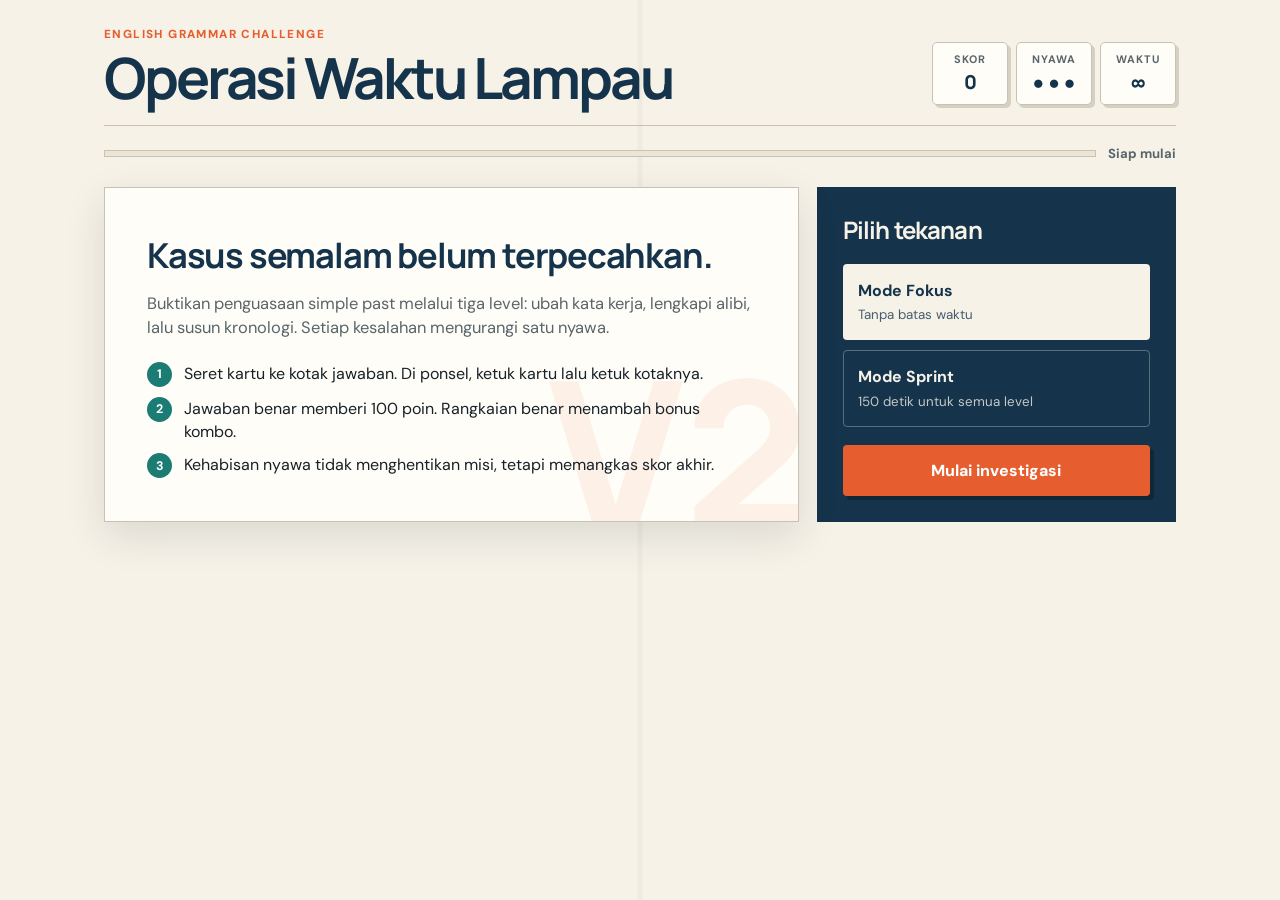
<file: index.html>
<!doctype html>
<html lang="id">
<head>
  <meta charset="utf-8" />
  <meta name="viewport" content="width=device-width, initial-scale=1, viewport-fit=cover" />
  <meta name="color-scheme" content="light dark" />
  <link rel="icon" href="data:," />
  <title>Game Past Tense</title>
  <style>
    @import url('https://fonts.googleapis.com/css2?family=DM+Sans:wght@400;500;600;700&family=Manrope:wght@700;800&display=swap');

    :root {
      color-scheme: light dark;
      --paper: #f6f2e8;
      --paper-2: #ece5d5;
      --ink: #172128;
      --muted: #59656b;
      --line: #c9c2b4;
      --panel: #fffdf7;
      --navy: #15344b;
      --orange: #e65e2f;
      --orange-soft: #ffddc9;
      --teal: #1b7c73;
      --teal-soft: #d6eee8;
      --gold: #d49a22;
      --danger: #b93632;
      --danger-soft: #f9d9d2;
      --shadow: 0 14px 38px rgba(23, 33, 40, .12);
    }
    @media (prefers-color-scheme: dark) {
      :root {
        --paper: #13191d;
        --paper-2: #0d1215;
        --ink: #f5f0e6;
        --muted: #b3bec2;
        --line: #3c484d;
        --panel: #1c252a;
        --navy: #bfe1f3;
        --orange: #ff845d;
        --orange-soft: #4b2b20;
        --teal: #59c6b8;
        --teal-soft: #193c39;
        --gold: #f0bf55;
        --danger: #ff8279;
        --danger-soft: #482525;
        --shadow: 0 18px 42px rgba(0,0,0,.32);
      }
    }

    * { box-sizing: border-box; }
    html { min-height: 100%; background: var(--paper-2); }
    body {
      margin: 0;
      min-height: 100vh;
      color: var(--ink);
      background:
        linear-gradient(90deg, transparent 49.7%, color-mix(in srgb, var(--line) 20%, transparent) 50%, transparent 50.3%),
        var(--paper);
      font-family: "DM Sans", sans-serif;
      line-height: 1.45;
    }
    button { font: inherit; }
    button, [draggable="true"] { -webkit-tap-highlight-color: transparent; }
    .app { width: min(1120px, 100%); margin: 0 auto; padding: 26px 24px 58px; }

    .topbar {
      display: grid;
      grid-template-columns: minmax(0, 1fr) auto;
      gap: 18px;
      align-items: end;
      padding-bottom: 20px;
      border-bottom: 1px solid var(--line);
    }
    .mission-label {
      margin: 0 0 6px;
      color: var(--orange);
      font-weight: 800;
      letter-spacing: .12em;
      text-transform: uppercase;
      font-size: .73rem;
    }
    h1 {
      margin: 0;
      max-width: 760px;
      color: var(--navy);
      font-family: "Manrope", sans-serif;
      font-size: clamp(1.8rem, 5vw, 3.55rem);
      line-height: .99;
      letter-spacing: -.055em;
    }
    .scoreboard { display: flex; gap: 8px; align-items: center; flex-wrap: wrap; justify-content: flex-end; }
    .stat {
      min-width: 76px;
      padding: 9px 12px;
      border: 1px solid var(--line);
      background: var(--panel);
      border-radius: 5px;
      text-align: center;
      box-shadow: 3px 3px 0 color-mix(in srgb, var(--line) 70%, transparent);
    }
    .stat span { display: block; color: var(--muted); font-size: .68rem; font-weight: 700; text-transform: uppercase; letter-spacing: .08em; }
    .stat strong { display: block; margin-top: 1px; font: 800 1.2rem "Manrope", sans-serif; color: var(--navy); }
    .stat.danger strong { color: var(--danger); }

    .progress-wrap { margin: 18px 0 24px; display: grid; grid-template-columns: 1fr auto; gap: 12px; align-items: center; }
    .progress-track { height: 7px; background: var(--paper-2); border: 1px solid var(--line); overflow: hidden; }
    .progress-bar { height: 100%; width: 0%; background: var(--orange); transition: width .35s ease; }
    .progress-text { font-size: .82rem; color: var(--muted); font-weight: 700; }

    .intro {
      display: grid;
      grid-template-columns: minmax(0, 1.45fr) minmax(260px, .75fr);
      gap: 18px;
      align-items: stretch;
    }
    .briefing, .mode-card, .game-panel, .result-panel {
      background: var(--panel);
      border: 1px solid var(--line);
      box-shadow: var(--shadow);
    }
    .briefing { padding: clamp(22px, 4vw, 42px); position: relative; overflow: hidden; }
    .briefing:after {
      content: "V2";
      position: absolute;
      right: -12px;
      bottom: -34px;
      font: 800 clamp(7rem, 20vw, 13rem)/1 "Manrope", sans-serif;
      color: color-mix(in srgb, var(--orange) 8%, transparent);
      pointer-events: none;
    }
    .briefing h2, .mode-card h2, .level-copy h2, .result-panel h2 { font-family: "Manrope", sans-serif; color: var(--navy); letter-spacing: -.035em; }
    .briefing h2 { margin: 0 0 12px; font-size: clamp(1.45rem, 3.2vw, 2.15rem); }
    .briefing p { max-width: 650px; margin: 0 0 22px; color: var(--muted); font-size: 1.03rem; }
    .rules { position: relative; z-index: 1; display: grid; gap: 10px; margin: 0; padding: 0; list-style: none; }
    .rules li { display: grid; grid-template-columns: 28px 1fr; gap: 9px; align-items: start; }
    .rules b { display: grid; place-items: center; width: 25px; height: 25px; background: var(--teal); color: #fff; border-radius: 50%; font-size: .78rem; }

    .mode-card { padding: 25px; background: var(--navy); color: var(--paper); box-shadow: none; border-color: transparent; }
    .mode-card h2 { color: var(--paper); margin: 0 0 16px; }
    .mode-list { display: grid; gap: 10px; }
    .mode {
      width: 100%;
      padding: 14px;
      border: 1px solid color-mix(in srgb, var(--paper) 30%, transparent);
      background: transparent;
      color: inherit;
      text-align: left;
      border-radius: 4px;
      cursor: pointer;
    }
    .mode:hover, .mode:focus-visible, .mode.active { background: var(--paper); color: var(--navy); outline: none; }
    .mode strong { display: block; }
    .mode small { opacity: .78; }
    .start-btn, .primary-btn, .secondary-btn {
      border: 0;
      cursor: pointer;
      font-weight: 800;
      border-radius: 4px;
    }
    .start-btn { width: 100%; margin-top: 18px; padding: 14px 18px; background: var(--orange); color: #fff; box-shadow: 4px 4px 0 rgba(0,0,0,.25); }
    .start-btn:hover, .primary-btn:hover { filter: brightness(1.06); }
    .start-btn:active, .primary-btn:active { transform: translate(2px,2px); box-shadow: 2px 2px 0 rgba(0,0,0,.25); }

    .game-panel { display: none; }
    .game-panel.active { display: block; }
    .level-head { display: grid; grid-template-columns: minmax(0,1fr) auto; gap: 18px; align-items: start; padding: 25px 28px 20px; border-bottom: 1px solid var(--line); }
    .level-no { color: var(--orange); font-weight: 800; font-size: .75rem; text-transform: uppercase; letter-spacing: .1em; }
    .level-copy h2 { margin: 4px 0 5px; font-size: clamp(1.4rem, 3vw, 2rem); }
    .level-copy p { margin: 0; color: var(--muted); }
    .tool-row { display: flex; gap: 8px; flex-wrap: wrap; justify-content: flex-end; }
    .ghost-btn { padding: 9px 12px; border: 1px solid var(--line); background: transparent; color: var(--ink); border-radius: 4px; cursor: pointer; font-weight: 700; }
    .ghost-btn:hover, .ghost-btn:focus-visible { border-color: var(--teal); color: var(--teal); outline: none; }

    .play-area { display: grid; grid-template-columns: minmax(210px, .72fr) minmax(0, 1.55fr); min-height: 440px; }
    .word-bank { padding: 24px; background: var(--paper-2); border-right: 1px solid var(--line); }
    .section-label { margin: 0 0 12px; color: var(--muted); font-weight: 800; font-size: .75rem; letter-spacing: .08em; text-transform: uppercase; }
    .tokens { display: flex; flex-wrap: wrap; gap: 9px; align-content: flex-start; }
    .token {
      padding: 10px 13px;
      border: 1px solid var(--navy);
      background: var(--panel);
      color: var(--navy);
      border-radius: 4px;
      font-weight: 800;
      cursor: grab;
      user-select: none;
      box-shadow: 3px 3px 0 color-mix(in srgb, var(--navy) 18%, transparent);
      transition: border-color .15s, background .15s, transform .15s;
    }
    .token:hover { transform: translateY(-2px); }
    .token:focus-visible, .token.selected { outline: 3px solid color-mix(in srgb, var(--gold) 55%, transparent); outline-offset: 2px; background: var(--orange-soft); }
    .token.dragging { opacity: .45; }
    .token.used { opacity: .35; pointer-events: none; text-decoration: line-through; box-shadow: none; }

    .targets { padding: 24px 28px 28px; display: grid; gap: 12px; align-content: start; }
    .target {
      display: grid;
      grid-template-columns: minmax(0,1fr) minmax(112px, .42fr);
      gap: 14px;
      align-items: center;
      min-height: 68px;
      padding: 12px 14px;
      border: 1px solid var(--line);
      background: color-mix(in srgb, var(--paper) 74%, transparent);
      border-radius: 3px;
    }
    .target .prompt { font-weight: 600; }
    .target .prompt small { display: block; color: var(--muted); font-weight: 500; }
    .dropzone {
      min-height: 42px;
      display: grid;
      place-items: center;
      padding: 7px 10px;
      border: 2px dashed var(--line);
      color: var(--muted);
      border-radius: 3px;
      text-align: center;
      font-weight: 700;
      cursor: pointer;
    }
    .dropzone.over, .dropzone:focus-visible { border-color: var(--teal); background: var(--teal-soft); outline: none; }
    .dropzone.correct { border-style: solid; border-color: var(--teal); color: var(--teal); background: var(--teal-soft); }
    .dropzone.wrong { border-color: var(--danger); color: var(--danger); background: var(--danger-soft); animation: shake .28s linear; }
    @keyframes shake { 25%{ transform:translateX(-4px)} 75%{transform:translateX(4px)} }

    .sequence-targets .target { grid-template-columns: 40px minmax(0,1fr); }
    .sequence-targets .dropzone { min-height: 68px; justify-items: start; text-align: left; }
    .ordinal { font: 800 1.3rem "Manrope", sans-serif; color: var(--orange); }
    .sequence-tokens { display: grid; }
    .sequence-tokens .token { line-height: 1.35; }

    .feedback {
      min-height: 54px;
      display: flex;
      align-items: center;
      justify-content: space-between;
      gap: 14px;
      padding: 12px 28px;
      border-top: 1px solid var(--line);
      background: var(--paper-2);
    }
    .feedback p { margin: 0; font-weight: 700; }
    .feedback p.good { color: var(--teal); }
    .feedback p.bad { color: var(--danger); }
    .primary-btn { display: none; padding: 11px 16px; background: var(--orange); color: white; box-shadow: 3px 3px 0 rgba(0,0,0,.2); }
    .primary-btn.show { display: inline-block; }

    .result-panel { display: none; padding: clamp(26px, 6vw, 62px); text-align: center; }
    .result-panel.active { display: block; }
    .stamp { width: 112px; height: 112px; margin: 0 auto 18px; display: grid; place-items: center; border: 5px double var(--orange); border-radius: 50%; color: var(--orange); transform: rotate(-7deg); font: 800 .85rem/1.1 "Manrope", sans-serif; text-transform: uppercase; }
    .result-panel h2 { margin: 0 0 10px; font-size: clamp(1.9rem, 5vw, 3.2rem); }
    .result-panel > p { margin: 0 auto 28px; max-width: 600px; color: var(--muted); }
    .result-grid { display: grid; grid-template-columns: repeat(3, 1fr); max-width: 680px; margin: 0 auto 28px; border: 1px solid var(--line); }
    .result-stat { padding: 18px 10px; }
    .result-stat + .result-stat { border-left: 1px solid var(--line); }
    .result-stat strong { display: block; color: var(--navy); font: 800 1.65rem "Manrope", sans-serif; }
    .result-stat span { color: var(--muted); font-size: .78rem; }
    .secondary-btn { padding: 12px 18px; border: 1px solid var(--navy); background: transparent; color: var(--navy); }

    .toast {
      position: fixed;
      left: 50%; bottom: max(20px, env(safe-area-inset-bottom));
      transform: translate(-50%, 20px);
      z-index: 10;
      width: min(460px, calc(100% - 32px));
      padding: 12px 16px;
      background: var(--ink);
      color: var(--paper);
      border-radius: 4px;
      box-shadow: var(--shadow);
      opacity: 0;
      pointer-events: none;
      transition: .2s;
      text-align: center;
      font-weight: 700;
    }
    .toast.show { opacity: 1; transform: translate(-50%, 0); }
    .confetti { position: fixed; inset: 0; pointer-events: none; overflow: hidden; }
    .confetti i { position:absolute; top:-20px; width:9px; height:16px; background:var(--orange); animation:fall 1.5s ease-in forwards; }
    @keyframes fall { to { transform: translateY(105vh) rotate(620deg); opacity:.2; } }

    @media (max-width: 760px) {
      .app { padding: 18px 14px 36px; }
      .topbar { grid-template-columns: 1fr; align-items: start; }
      .scoreboard { justify-content: flex-start; }
      .stat { flex: 1; min-width: 70px; }
      .intro { grid-template-columns: 1fr; }
      .mode-card { padding: 22px; }
      .level-head { grid-template-columns: 1fr; padding: 20px; }
      .tool-row { justify-content: flex-start; }
      .play-area { grid-template-columns: 1fr; }
      .word-bank { border-right: 0; border-bottom: 1px solid var(--line); padding: 18px; }
      .targets { padding: 18px; }
      .target { grid-template-columns: 1fr; gap: 8px; }
      .sequence-targets .target { grid-template-columns: 34px 1fr; }
      .feedback { padding: 12px 18px; align-items: flex-start; flex-direction: column; }
      .primary-btn.show { width: 100%; }
      .result-grid { grid-template-columns: 1fr; }
      .result-stat + .result-stat { border-left: 0; border-top: 1px solid var(--line); }
    }
    @media (prefers-reduced-motion: reduce) {
      *, *::before, *::after { animation-duration: .01ms !important; transition-duration: .01ms !important; }
    }
  </style>
</head>
<body>
  <main class="app">
    <header class="topbar">
      <div>
        <p class="mission-label">English grammar challenge</p>
        <h1>Operasi Waktu Lampau</h1>
      </div>
      <div class="scoreboard" aria-label="Status permainan">
        <div class="stat"><span>Skor</span><strong id="score">0</strong></div>
        <div class="stat"><span>Nyawa</span><strong id="lives">● ● ●</strong></div>
        <div class="stat" id="timeStat"><span>Waktu</span><strong id="timer">∞</strong></div>
      </div>
    </header>

    <div class="progress-wrap" aria-label="Progres permainan">
      <div class="progress-track"><div class="progress-bar" id="progressBar"></div></div>
      <div class="progress-text" id="progressText">Siap mulai</div>
    </div>

    <section class="intro" id="intro">
      <article class="briefing">
        <h2>Kasus semalam belum terpecahkan.</h2>
        <p>Buktikan penguasaan simple past melalui tiga level: ubah kata kerja, lengkapi alibi, lalu susun kronologi. Setiap kesalahan mengurangi satu nyawa.</p>
        <ol class="rules">
          <li><b>1</b><span>Seret kartu ke kotak jawaban. Di ponsel, ketuk kartu lalu ketuk kotaknya.</span></li>
          <li><b>2</b><span>Jawaban benar memberi 100 poin. Rangkaian benar menambah bonus kombo.</span></li>
          <li><b>3</b><span>Kehabisan nyawa tidak menghentikan misi, tetapi memangkas skor akhir.</span></li>
        </ol>
      </article>
      <aside class="mode-card">
        <h2>Pilih tekanan</h2>
        <div class="mode-list" role="group" aria-label="Mode waktu">
          <button class="mode active" data-mode="focus"><strong>Mode Fokus</strong><small>Tanpa batas waktu</small></button>
          <button class="mode" data-mode="sprint"><strong>Mode Sprint</strong><small>150 detik untuk semua level</small></button>
        </div>
        <button class="start-btn" id="startBtn">Mulai investigasi</button>
      </aside>
    </section>

    <section class="game-panel" id="gamePanel" aria-live="polite">
      <div class="level-head">
        <div class="level-copy">
          <span class="level-no" id="levelNo">Level 1 dari 3</span>
          <h2 id="levelTitle">Jejak Kata Kerja</h2>
          <p id="levelDesc">Cocokkan kata kerja dasar dengan bentuk lampau yang tepat.</p>
        </div>
        <div class="tool-row">
          <button class="ghost-btn" id="hintBtn">Petunjuk −40</button>
          <button class="ghost-btn" id="restartBtn">Ulangi level</button>
        </div>
      </div>
      <div class="play-area">
        <aside class="word-bank">
          <p class="section-label" id="bankLabel">Kartu bukti</p>
          <div class="tokens" id="tokens"></div>
        </aside>
        <div class="targets" id="targets"></div>
      </div>
      <footer class="feedback">
        <p id="feedbackText">Seret satu kartu ke kotak yang cocok.</p>
        <button class="primary-btn" id="nextBtn">Lanjutkan</button>
      </footer>
    </section>

    <section class="result-panel" id="resultPanel">
      <div class="stamp">Case<br>closed</div>
      <h2 id="resultTitle">Kronologi terpecahkan!</h2>
      <p id="resultCopy">Kamu berhasil menavigasi regular verbs, irregular verbs, serta urutan kejadian lampau.</p>
      <div class="result-grid">
        <div class="result-stat"><strong id="finalScore">0</strong><span>skor akhir</span></div>
        <div class="result-stat"><strong id="accuracy">0%</strong><span>akurasi</span></div>
        <div class="result-stat"><strong id="bestCombo">0×</strong><span>kombo terbaik</span></div>
      </div>
      <button class="secondary-btn" id="playAgainBtn">Main lagi</button>
    </section>
  </main>

  <div class="toast" id="toast" role="status"></div>
  <div class="confetti" id="confetti" aria-hidden="true"></div>

  <script>
    (function () {
      var levels = [
        {
          title: "Jejak Kata Kerja",
          desc: "Cocokkan kata kerja dasar dengan bentuk lampau yang tepat. Hati-hati: regular dan irregular tercampur.",
          bank: "Bentuk lampau",
          feedback: "Pasangkan setiap verb dengan bentuk past-nya.",
          items: [
            { prompt: "go", note: "pergi", answer: "went" },
            { prompt: "bring", note: "membawa", answer: "brought" },
            { prompt: "study", note: "belajar", answer: "studied" },
            { prompt: "catch", note: "menangkap", answer: "caught" },
            { prompt: "plan", note: "merencanakan", answer: "planned" },
            { prompt: "hide", note: "menyembunyikan", answer: "hid" }
          ],
          tokens: ["planned", "went", "caught", "studied", "hid", "brought"]
        },
        {
          title: "Uji Alibi",
          desc: "Isi bagian kosong dengan verb yang sesuai konteks. Ada tiga pengecoh yang tampak masuk akal.",
          bank: "Pilihan verb",
          feedback: "Baca konteks sebelum memilih kartu.",
          items: [
            { prompt: "Maya ___ the office before sunset.", note: "leave → ?", answer: "left" },
            { prompt: "The guard ___ a strange noise at 9 PM.", note: "hear → ?", answer: "heard" },
            { prompt: "We did not ___ the locked door.", note: "Setelah did not, gunakan base verb.", answer: "open" },
            { prompt: "___ Raka call the police last night?", note: "Pertanyaan simple past memakai auxiliary.", answer: "Did" },
            { prompt: "They ___ the missing folder under the desk.", note: "find → ?", answer: "found" }
          ],
          tokens: ["heard", "Did", "opened", "left", "found", "open", "did", "find"]
        },
        {
          title: "Rekonstruksi Kronologi",
          desc: "Susun lima kejadian dari yang paling awal hingga paling akhir. Perhatikan penanda waktu dan hubungan sebab-akibat.",
          bank: "Kartu kejadian",
          feedback: "Susun dari kejadian pertama sampai terakhir.",
          sequence: true,
          items: [
            { prompt: "Urutan pertama", answer: "At 7:45, Lina arrived at the library." },
            { prompt: "Urutan kedua", answer: "Ten minutes later, she noticed an open window." },
            { prompt: "Urutan ketiga", answer: "She called the guard before entering the room." },
            { prompt: "Urutan keempat", answer: "After the guard arrived, they checked the shelves." },
            { prompt: "Urutan terakhir", answer: "Finally, they found the missing map behind a cabinet." }
          ],
          tokens: [
            "After the guard arrived, they checked the shelves.",
            "At 7:45, Lina arrived at the library.",
            "Finally, they found the missing map behind a cabinet.",
            "She called the guard before entering the room.",
            "Ten minutes later, she noticed an open window."
          ]
        }
      ];

      var state = {
        mode: "focus", level: 0, score: 0, lives: 3, combo: 0, bestCombo: 0,
        correct: 0, attempts: 0, time: 150, timerId: null, selected: null,
        completed: [], hintUsed: false
      };

      var $ = function (id) { return document.getElementById(id); };
      var els = {
        intro: $("intro"), game: $("gamePanel"), result: $("resultPanel"),
        score: $("score"), lives: $("lives"), timer: $("timer"), timeStat: $("timeStat"),
        progress: $("progressBar"), progressText: $("progressText"),
        levelNo: $("levelNo"), levelTitle: $("levelTitle"), levelDesc: $("levelDesc"),
        bankLabel: $("bankLabel"), tokens: $("tokens"), targets: $("targets"),
        feedback: $("feedbackText"), next: $("nextBtn"), hint: $("hintBtn"),
        restart: $("restartBtn"), toast: $("toast"), confetti: $("confetti")
      };

      function shuffle(arr) {
        var copy = arr.slice();
        for (var i = copy.length - 1; i > 0; i--) {
          var j = Math.floor(Math.random() * (i + 1));
          var t = copy[i]; copy[i] = copy[j]; copy[j] = t;
        }
        return copy;
      }

      function updateStats() {
        els.score.textContent = Math.max(0, state.score);
        els.lives.textContent = state.lives > 0 ? Array(state.lives + 1).join("● ").trim() : "—";
        els.lives.parentElement.classList.toggle("danger", state.lives <= 1);
        els.timer.textContent = state.mode === "focus" ? "∞" : formatTime(state.time);
        els.timeStat.classList.toggle("danger", state.mode === "sprint" && state.time <= 30);
      }

      function formatTime(s) {
        var m = Math.floor(s / 60), r = s % 60;
        return m + ":" + (r < 10 ? "0" : "") + r;
      }

      function setFeedback(text, type) {
        els.feedback.textContent = text;
        els.feedback.className = type || "";
      }

      function showToast(text) {
        els.toast.textContent = text;
        els.toast.classList.add("show");
        clearTimeout(showToast.t);
        showToast.t = setTimeout(function () { els.toast.classList.remove("show"); }, 1700);
      }

      function renderLevel() {
        var level = levels[state.level];
        state.selected = null;
        state.completed = [];
        state.hintUsed = false;
        els.next.classList.remove("show");
        els.levelNo.textContent = "Level " + (state.level + 1) + " dari " + levels.length;
        els.levelTitle.textContent = level.title;
        els.levelDesc.textContent = level.desc;
        els.bankLabel.textContent = level.bank;
        setFeedback(level.feedback);
        els.hint.disabled = false;
        els.hint.textContent = "Petunjuk −40";
        els.tokens.className = "tokens" + (level.sequence ? " sequence-tokens" : "");
        els.targets.className = "targets" + (level.sequence ? " sequence-targets" : "");
        els.tokens.innerHTML = "";
        els.targets.innerHTML = "";

        shuffle(level.tokens).forEach(function (word, index) {
          var btn = document.createElement("button");
          btn.type = "button";
          btn.className = "token";
          btn.draggable = true;
          btn.dataset.value = word;
          btn.dataset.id = "t" + state.level + "-" + index;
          btn.textContent = word;
          btn.setAttribute("aria-label", "Kartu " + word + ". Ketuk untuk memilih.");
          bindToken(btn);
          els.tokens.appendChild(btn);
        });

        level.items.forEach(function (item, index) {
          var row = document.createElement("div");
          row.className = "target";
          if (level.sequence) {
            var no = document.createElement("span"); no.className = "ordinal"; no.textContent = String(index + 1).padStart(2, "0");
            row.appendChild(no);
          } else {
            var prompt = document.createElement("div");
            prompt.className = "prompt";
            prompt.appendChild(document.createTextNode(item.prompt));
            if (item.note) { var small = document.createElement("small"); small.textContent = item.note; prompt.appendChild(small); }
            row.appendChild(prompt);
          }
          var zone = document.createElement("div");
          zone.className = "dropzone";
          zone.tabIndex = 0;
          zone.dataset.answer = item.answer;
          zone.dataset.index = index;
          zone.textContent = level.sequence ? "Taruh kejadian di sini" : "Taruh kartu";
          zone.setAttribute("role", "button");
          zone.setAttribute("aria-label", "Kotak jawaban untuk " + item.prompt);
          bindZone(zone);
          row.appendChild(zone);
          els.targets.appendChild(row);
        });
        updateProgress();
      }

      function bindToken(token) {
        token.addEventListener("dragstart", function (e) {
          if (token.classList.contains("used")) return;
          e.dataTransfer.setData("text/plain", token.dataset.id);
          e.dataTransfer.effectAllowed = "move";
          token.classList.add("dragging");
        });
        token.addEventListener("dragend", function () { token.classList.remove("dragging"); });
        token.addEventListener("click", function () { selectToken(token); });
        token.addEventListener("keydown", function (e) {
          if (e.key === "Enter" || e.key === " ") { e.preventDefault(); selectToken(token); }
        });
      }

      function selectToken(token) {
        if (token.classList.contains("used")) return;
        var old = els.tokens.querySelector(".selected");
        if (old) old.classList.remove("selected");
        if (state.selected === token.dataset.id) {
          state.selected = null;
          showToast("Pilihan dibatalkan");
        } else {
          state.selected = token.dataset.id;
          token.classList.add("selected");
          showToast("“" + token.dataset.value + "” dipilih — sekarang ketuk kotak jawaban.");
        }
      }

      function bindZone(zone) {
        zone.addEventListener("dragover", function (e) { e.preventDefault(); zone.classList.add("over"); });
        zone.addEventListener("dragleave", function () { zone.classList.remove("over"); });
        zone.addEventListener("drop", function (e) {
          e.preventDefault(); zone.classList.remove("over");
          var token = els.tokens.querySelector('[data-id="' + e.dataTransfer.getData("text/plain") + '"]');
          if (token) checkAnswer(token, zone);
        });
        zone.addEventListener("click", function () {
          if (zone.classList.contains("correct")) return;
          if (!state.selected) { showToast("Pilih kartu terlebih dahulu."); return; }
          var token = els.tokens.querySelector('[data-id="' + state.selected + '"]');
          if (token) checkAnswer(token, zone);
        });
        zone.addEventListener("keydown", function (e) {
          if (e.key === "Enter" || e.key === " ") { e.preventDefault(); zone.click(); }
        });
      }

      function checkAnswer(token, zone) {
        if (zone.classList.contains("correct") || token.classList.contains("used")) return;
        state.attempts++;
        if (token.dataset.value === zone.dataset.answer) {
          state.combo++;
          state.bestCombo = Math.max(state.bestCombo, state.combo);
          state.correct++;
          var bonus = Math.min(100, (state.combo - 1) * 20);
          state.score += 100 + bonus;
          token.classList.add("used");
          token.classList.remove("selected");
          zone.textContent = token.dataset.value;
          zone.classList.add("correct");
          zone.setAttribute("aria-label", "Jawaban benar: " + token.dataset.value);
          state.selected = null;
          state.completed.push(Number(zone.dataset.index));
          setFeedback(bonus ? "Tepat! Kombo " + state.combo + "× memberi bonus +" + bonus + "." : "Tepat! +100 poin.", "good");
          if (state.completed.length === levels[state.level].items.length) completeLevel();
        } else {
          state.combo = 0;
          state.lives = Math.max(0, state.lives - 1);
          state.score = Math.max(0, state.score - 25);
          zone.classList.add("wrong");
          setTimeout(function () { zone.classList.remove("wrong"); }, 450);
          setFeedback("Belum tepat. Baca petunjuk dan coba kartu lain.", "bad");
          showToast("−1 nyawa, −25 poin");
        }
        updateStats();
        updateProgress();
      }

      function updateProgress() {
        var total = levels.reduce(function (n, level) { return n + level.items.length; }, 0);
        var before = levels.slice(0, state.level).reduce(function (n, level) { return n + level.items.length; }, 0);
        var done = before + state.completed.length;
        var pct = Math.round(done / total * 100);
        els.progress.style.width = pct + "%";
        els.progressText.textContent = "Progres " + done + "/" + total;
      }

      function completeLevel() {
        els.next.classList.add("show");
        els.next.textContent = state.level === levels.length - 1 ? "Lihat hasil" : "Buka level berikutnya";
        setFeedback("Level tuntas. Semua bukti cocok!", "good");
        burst(18);
      }

      function useHint() {
        if (state.hintUsed) return;
        var level = levels[state.level];
        var targetIndex = -1;
        for (var i = 0; i < level.items.length; i++) {
          if (state.completed.indexOf(i) === -1) { targetIndex = i; break; }
        }
        if (targetIndex < 0) return;
        state.hintUsed = true;
        state.score = Math.max(0, state.score - 40);
        els.hint.disabled = true;
        els.hint.textContent = "Petunjuk dipakai";
        var answer = level.items[targetIndex].answer;
        var token = Array.prototype.find.call(els.tokens.children, function (el) { return el.dataset.value === answer; });
        var zone = els.targets.querySelector('[data-index="' + targetIndex + '"]');
        if (token) token.classList.add("selected");
        if (zone) zone.classList.add("over");
        setTimeout(function () { if (token) token.classList.remove("selected"); if (zone) zone.classList.remove("over"); }, 2200);
        showToast("Kartu dan kotak yang cocok telah disorot.");
        updateStats();
      }

      function restartLevel() {
        var answered = state.completed.length;
        state.score = Math.max(0, state.score - answered * 50);
        state.combo = 0;
        renderLevel();
        updateStats();
        showToast("Level diulang. Sebagian poin level ini dikurangi.");
      }

      function startGame() {
        clearInterval(state.timerId);
        state.level = 0; state.score = 0; state.lives = 3; state.combo = 0; state.bestCombo = 0;
        state.correct = 0; state.attempts = 0; state.time = 150;
        els.intro.style.display = "none";
        els.result.classList.remove("active");
        els.game.classList.add("active");
        renderLevel(); updateStats();
        if (state.mode === "sprint") {
          state.timerId = setInterval(function () {
            state.time--;
            updateStats();
            if (state.time <= 0) { clearInterval(state.timerId); finishGame(true); }
          }, 1000);
        }
      }

      function finishGame(timedOut) {
        clearInterval(state.timerId);
        els.game.classList.remove("active");
        els.result.classList.add("active");
        var accuracy = state.attempts ? Math.round(state.correct / state.attempts * 100) : 0;
        var timeBonus = state.mode === "sprint" && !timedOut ? state.time * 5 : 0;
        var lifeBonus = state.lives * 150;
        state.score += timeBonus + lifeBonus;
        $("finalScore").textContent = state.score;
        $("accuracy").textContent = accuracy + "%";
        $("bestCombo").textContent = state.bestCombo + "×";
        if (timedOut) {
          $("resultTitle").textContent = "Waktu habis — bukti tersimpan";
          $("resultCopy").textContent = "Kamu mencapai sebagian misi. Coba lagi dan prioritaskan konteks sebelum mengejar kecepatan.";
        } else if (accuracy >= 90) {
          $("resultTitle").textContent = "Kronologi terpecahkan!";
          $("resultCopy").textContent = "Analisis tajam: kamu menguasai regular verbs, irregular verbs, auxiliary “did”, dan urutan peristiwa.";
          burst(45);
        } else {
          $("resultTitle").textContent = "Kasus berhasil ditutup";
          $("resultCopy").textContent = "Misi selesai. Coba lagi untuk meningkatkan akurasi dan mempertahankan kombo lebih panjang.";
        }
        els.progress.style.width = timedOut ? els.progress.style.width : "100%";
        els.progressText.textContent = timedOut ? "Waktu habis" : "Misi selesai";
      }

      function burst(count) {
        if (window.matchMedia("(prefers-reduced-motion: reduce)").matches) return;
        var colors = ["var(--orange)", "var(--teal)", "var(--gold)", "var(--navy)"];
        for (var i = 0; i < count; i++) {
          var bit = document.createElement("i");
          bit.style.left = Math.random() * 100 + "%";
          bit.style.background = colors[i % colors.length];
          bit.style.animationDelay = Math.random() * .35 + "s";
          bit.style.transform = "rotate(" + Math.random() * 180 + "deg)";
          els.confetti.appendChild(bit);
          setTimeout(function (node) { node.remove(); }, 2100, bit);
        }
      }

      document.querySelectorAll(".mode").forEach(function (btn) {
        btn.addEventListener("click", function () {
          document.querySelectorAll(".mode").forEach(function (b) { b.classList.remove("active"); });
          btn.classList.add("active"); state.mode = btn.dataset.mode; updateStats();
        });
      });
      $("startBtn").addEventListener("click", startGame);
      els.next.addEventListener("click", function () {
        if (state.level < levels.length - 1) { state.level++; renderLevel(); window.scrollTo({ top: 0, behavior: "smooth" }); }
        else finishGame(false);
      });
      els.hint.addEventListener("click", useHint);
      els.restart.addEventListener("click", restartLevel);
      $("playAgainBtn").addEventListener("click", function () {
        els.result.classList.remove("active"); els.intro.style.display = "grid";
        els.progress.style.width = "0%"; els.progressText.textContent = "Siap mulai";
        updateStats(); window.scrollTo({ top: 0, behavior: "smooth" });
      });
      updateStats();
    })();
  </script>
</body>
</html>
</file>
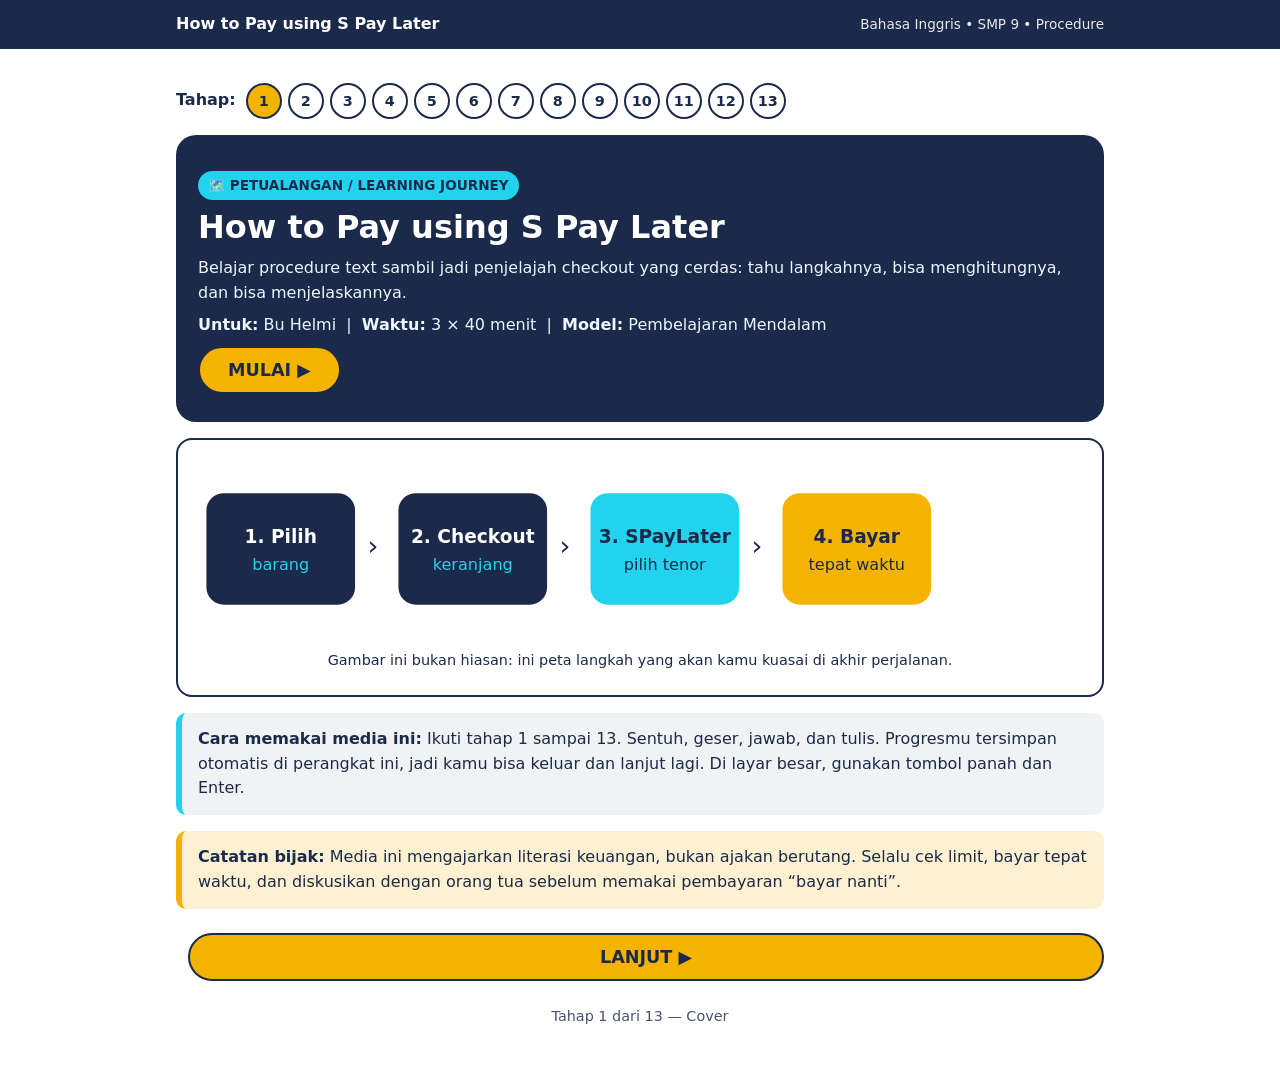
<file: spaylater/index.html>
<!DOCTYPE html>
<html lang="id">
<head>
<meta charset="utf-8">
<meta name="viewport" content="width=device-width, initial-scale=1">
<title>How to Pay using S Pay Later — Cover</title>
<link rel="stylesheet" href="assets/style.css">
</head>
<body data-stage="1">
<header class="topbar"><div class="wrap"><strong>How to Pay using S Pay Later</strong><span>Bahasa Inggris • SMP 9 • Procedure</span></div></header>
<main class="wrap">
<nav class="dots" aria-label="Peta progres"><span>Tahap:</span><a data-stage="1" href="index.html">1</a><a data-stage="2" href="tujuan.html">2</a><a data-stage="3" href="apersepsi.html">3</a><a data-stage="4" href="asesmen-awal.html">4</a><a data-stage="5" href="materi-1.html">5</a><a data-stage="6" href="materi-2.html">6</a><a data-stage="7" href="arena.html">7</a><a data-stage="8" href="tantangan.html">8</a><a data-stage="9" href="lkpd.html">9</a><a data-stage="10" href="kuis.html">10</a><a data-stage="11" href="refleksi.html">11</a><a data-stage="12" href="asesmen-akhir.html">12</a><a data-stage="13" href="penutup.html">13</a></nav>
<section class="hero">
<p><span class="badge">🗺️ PETUALANGAN / LEARNING JOURNEY</span></p>
<h1>How to Pay using S Pay Later</h1>
<p>Belajar procedure text sambil jadi penjelajah checkout yang cerdas: tahu langkahnya, bisa menghitungnya, dan bisa menjelaskannya.</p>
<p><strong>Untuk:</strong> Bu Helmi &nbsp;|&nbsp; <strong>Waktu:</strong> 3 × 40 menit &nbsp;|&nbsp; <strong>Model:</strong> Pembelajaran Mendalam</p>
<a class="btn btn-primary" href="tujuan.html">MULAI ▶</a>
</section>
<div class="visual" role="img" aria-label="Alur checkout: pilih barang, checkout, pilih SPayLater, konfirmasi, bayar tepat waktu">
<svg viewBox="0 0 720 150" xmlns="http://www.w3.org/2000/svg" role="img"><rect x="10" y="30" width="120" height="90" rx="14" fill="#1b2a4a"/><text x="70" y="70" fill="#fff" text-anchor="middle" font-size="15" font-weight="700">1. Pilih</text><text x="70" y="92" fill="#22d3ee" text-anchor="middle" font-size="13">barang</text><text x="140" y="80" fill="#1b2a4a" font-size="22">›</text><rect x="165" y="30" width="120" height="90" rx="14" fill="#1b2a4a"/><text x="225" y="70" fill="#fff" text-anchor="middle" font-size="15" font-weight="700">2. Checkout</text><text x="225" y="92" fill="#22d3ee" text-anchor="middle" font-size="13">keranjang</text><text x="295" y="80" fill="#1b2a4a" font-size="22">›</text><rect x="320" y="30" width="120" height="90" rx="14" fill="#22d3ee"/><text x="380" y="70" fill="#1b2a4a" text-anchor="middle" font-size="15" font-weight="700">3. SPayLater</text><text x="380" y="92" fill="#1b2a4a" text-anchor="middle" font-size="13">pilih tenor</text><text x="450" y="80" fill="#1b2a4a" font-size="22">›</text><rect x="475" y="30" width="120" height="90" rx="14" fill="#f5b301"/><text x="535" y="70" fill="#1b2a4a" text-anchor="middle" font-size="15" font-weight="700">4. Bayar</text><text x="535" y="92" fill="#1b2a4a" text-anchor="middle" font-size="13">tepat waktu</text></svg>
<p class="small center">Gambar ini bukan hiasan: ini peta langkah yang akan kamu kuasai di akhir perjalanan.</p>
</div>
<div class="callout"><strong>Cara memakai media ini:</strong> Ikuti tahap 1 sampai 13. Sentuh, geser, jawab, dan tulis. Progresmu tersimpan otomatis di perangkat ini, jadi kamu bisa keluar dan lanjut lagi. Di layar besar, gunakan tombol panah dan Enter.</div>
<div class="warning"><strong>Catatan bijak:</strong> Media ini mengajarkan literasi keuangan, bukan ajakan berutang. Selalu cek limit, bayar tepat waktu, dan diskusikan dengan orang tua sebelum memakai pembayaran “bayar nanti”.</div>
<nav class="pager"><span></span><a class="btn btn-primary" data-nav-next href="tujuan.html">LANJUT ▶</a></nav>
<p class="small muted center">Tahap 1 dari 13 — Cover</p>
</main>
<script src="assets/app.js"></script>
</body>
</html>
</file>
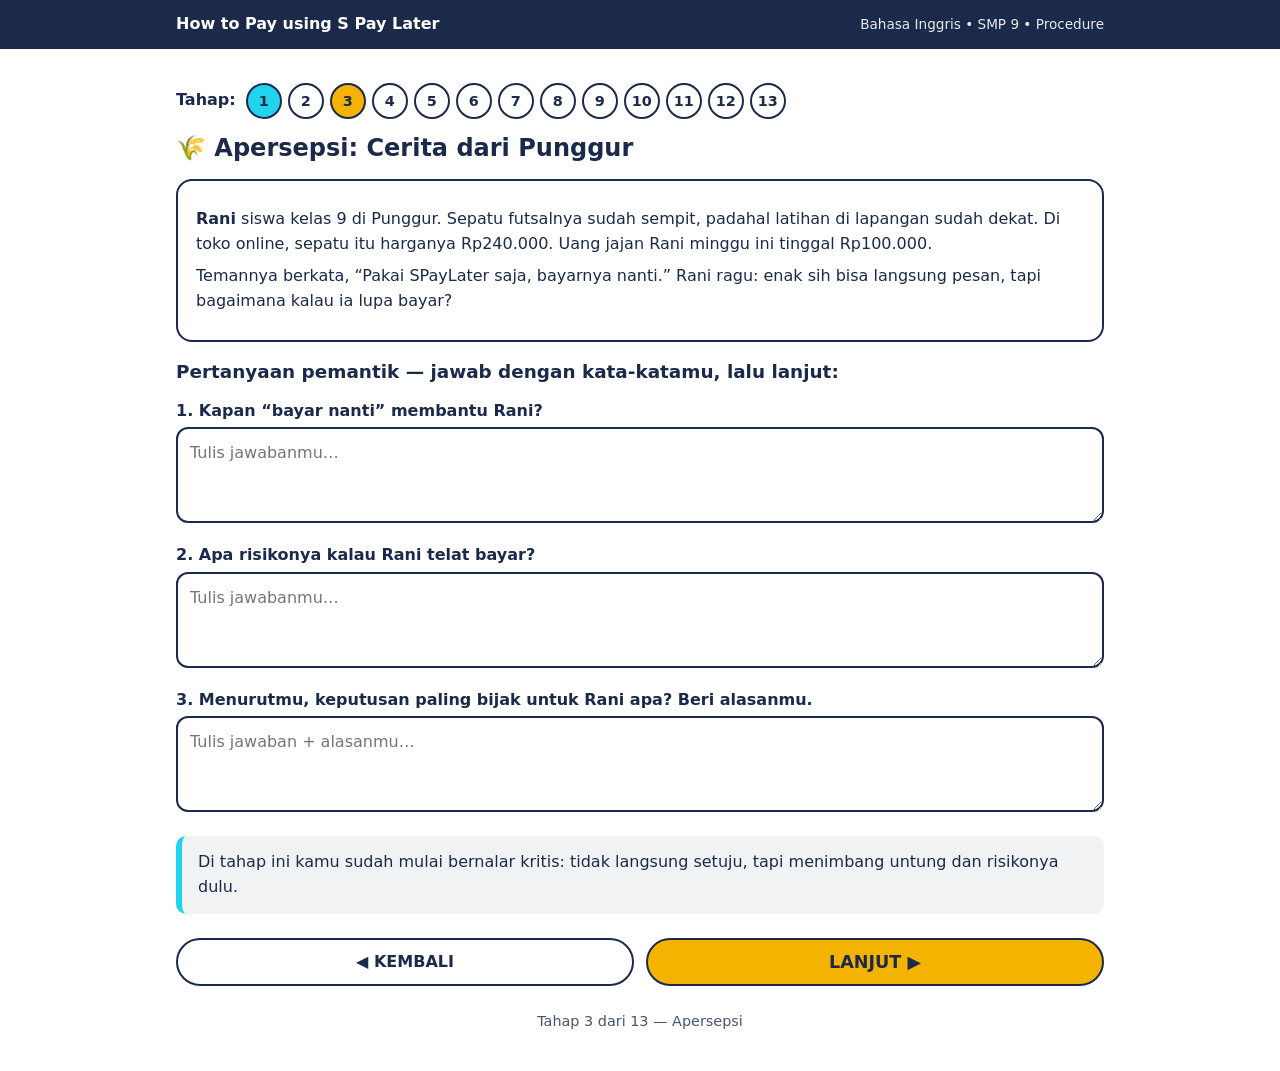
<file: spaylater/apersepsi.html>
<!DOCTYPE html>
<html lang="id">
<head>
<meta charset="utf-8">
<meta name="viewport" content="width=device-width, initial-scale=1">
<title>Apersepsi — How to Pay using S Pay Later</title>
<link rel="stylesheet" href="assets/style.css">
</head>
<body data-stage="3">
<header class="topbar"><div class="wrap"><strong>How to Pay using S Pay Later</strong><span>Bahasa Inggris • SMP 9 • Procedure</span></div></header>
<main class="wrap">
<nav class="dots" aria-label="Peta progres"><span>Tahap:</span><a data-stage="1" href="index.html">1</a><a data-stage="2" href="tujuan.html">2</a><a data-stage="3" href="apersepsi.html">3</a><a data-stage="4" href="asesmen-awal.html">4</a><a data-stage="5" href="materi-1.html">5</a><a data-stage="6" href="materi-2.html">6</a><a data-stage="7" href="arena.html">7</a><a data-stage="8" href="tantangan.html">8</a><a data-stage="9" href="lkpd.html">9</a><a data-stage="10" href="kuis.html">10</a><a data-stage="11" href="refleksi.html">11</a><a data-stage="12" href="asesmen-akhir.html">12</a><a data-stage="13" href="penutup.html">13</a></nav>
<h2>🌾 Apersepsi: Cerita dari Punggur</h2>
<div class="card">
<p><strong>Rani</strong> siswa kelas 9 di Punggur. Sepatu futsalnya sudah sempit, padahal latihan di lapangan sudah dekat. Di toko online, sepatu itu harganya Rp240.000. Uang jajan Rani minggu ini tinggal Rp100.000.</p>
<p>Temannya berkata, “Pakai SPayLater saja, bayarnya nanti.” Rani ragu: enak sih bisa langsung pesan, tapi bagaimana kalau ia lupa bayar?</p>
</div>
<h3>Pertanyaan pemantik — jawab dengan kata-katamu, lalu lanjut:</h3>
<label for="p1">1. Kapan “bayar nanti” membantu Rani?</label>
<textarea id="p1" data-save="apersepsi1" placeholder="Tulis jawabanmu…"></textarea>
<label for="p2">2. Apa risikonya kalau Rani telat bayar?</label>
<textarea id="p2" data-save="apersepsi2" placeholder="Tulis jawabanmu…"></textarea>
<label for="p3">3. Menurutmu, keputusan paling bijak untuk Rani apa? Beri alasanmu.</label>
<textarea id="p3" data-save="apersepsi3" placeholder="Tulis jawaban + alasanmu…"></textarea>
<div class="callout">Di tahap ini kamu sudah mulai bernalar kritis: tidak langsung setuju, tapi menimbang untung dan risikonya dulu.</div>
<nav class="pager"><a class="btn" data-nav-prev href="tujuan.html">◀ KEMBALI</a><a class="btn btn-primary" data-nav-next href="asesmen-awal.html">LANJUT ▶</a></nav>
<p class="small muted center">Tahap 3 dari 13 — Apersepsi</p>
</main>
<script src="assets/app.js"></script>
</body>
</html>
</file>
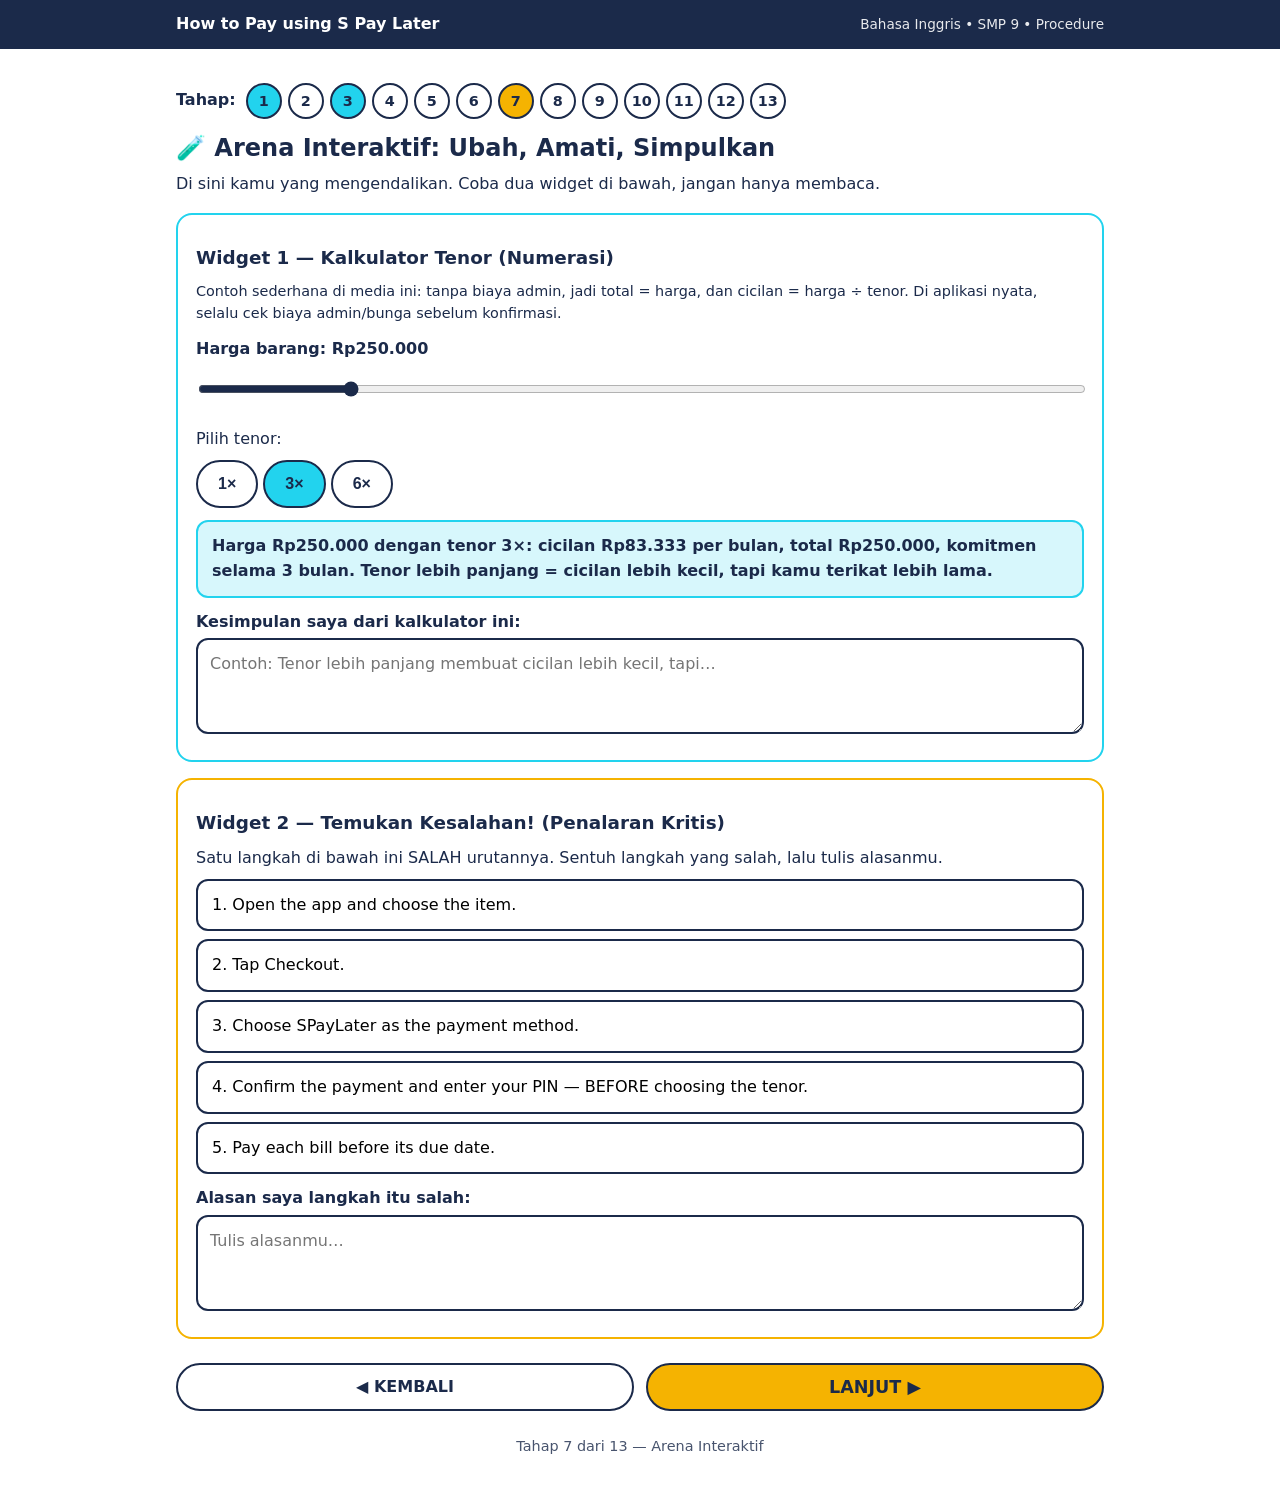
<file: spaylater/arena.html>
<!DOCTYPE html>
<html lang="id">
<head>
<meta charset="utf-8">
<meta name="viewport" content="width=device-width, initial-scale=1">
<title>Arena Interaktif — How to Pay using S Pay Later</title>
<link rel="stylesheet" href="assets/style.css">
</head>
<body data-stage="7">
<header class="topbar"><div class="wrap"><strong>How to Pay using S Pay Later</strong><span>Bahasa Inggris • SMP 9 • Procedure</span></div></header>
<main class="wrap">
<nav class="dots" aria-label="Peta progres"><span>Tahap:</span><a data-stage="1" href="index.html">1</a><a data-stage="2" href="tujuan.html">2</a><a data-stage="3" href="apersepsi.html">3</a><a data-stage="4" href="asesmen-awal.html">4</a><a data-stage="5" href="materi-1.html">5</a><a data-stage="6" href="materi-2.html">6</a><a data-stage="7" href="arena.html">7</a><a data-stage="8" href="tantangan.html">8</a><a data-stage="9" href="lkpd.html">9</a><a data-stage="10" href="kuis.html">10</a><a data-stage="11" href="refleksi.html">11</a><a data-stage="12" href="asesmen-akhir.html">12</a><a data-stage="13" href="penutup.html">13</a></nav>
<h2>🧪 Arena Interaktif: Ubah, Amati, Simpulkan</h2>
<p>Di sini kamu yang mengendalikan. Coba dua widget di bawah, jangan hanya membaca.</p>

<div class="card cyan">
<h3>Widget 1 — Kalkulator Tenor (Numerasi)</h3>
<p class="small">Contoh sederhana di media ini: tanpa biaya admin, jadi total = harga, dan cicilan = harga ÷ tenor. Di aplikasi nyata, selalu cek biaya admin/bunga sebelum konfirmasi.</p>
<label for="harga">Harga barang: <span id="hargaLabel">Rp240.000</span></label>
<input id="harga" type="range" min="100000" max="1000000" step="50000" value="240000">
<p>Pilih tenor:</p>
<button type="button" class="btn tenor" data-tenor="1">1×</button>
<button type="button" class="btn btn-cyan tenor" data-tenor="3">3×</button>
<button type="button" class="btn tenor" data-tenor="6">6×</button>
<div id="hasilKalkulator" class="feedback" aria-live="polite"></div>
<label for="kesimpulanArena">Kesimpulan saya dari kalkulator ini:</label>
<textarea id="kesimpulanArena" data-save="arenaKesimpulan" placeholder="Contoh: Tenor lebih panjang membuat cicilan lebih kecil, tapi…"></textarea>
</div>

<div class="card yellow">
<h3>Widget 2 — Temukan Kesalahan! (Penalaran Kritis)</h3>
<p>Satu langkah di bawah ini SALAH urutannya. Sentuh langkah yang salah, lalu tulis alasanmu.</p>
<div id="langkahSalah">
<button type="button" class="choice" data-ok="false">1. Open the app and choose the item.</button>
<button type="button" class="choice" data-ok="false">2. Tap Checkout.</button>
<button type="button" class="choice" data-ok="false">3. Choose SPayLater as the payment method.</button>
<button type="button" class="choice" data-ok="true">4. Confirm the payment and enter your PIN — BEFORE choosing the tenor.</button>
<button type="button" class="choice" data-ok="false">5. Pay each bill before its due date.</button>
</div>
<div id="feedbackSalah" class="feedback" style="display:none"></div>
<label for="alasanSalah">Alasan saya langkah itu salah:</label>
<textarea id="alasanSalah" data-save="arenaAlasan" placeholder="Tulis alasanmu…"></textarea>
</div>

<nav class="pager"><a class="btn" data-nav-prev href="materi-2.html">◀ KEMBALI</a><a class="btn btn-primary" data-nav-next href="tantangan.html">LANJUT ▶</a></nav>
<p class="small muted center">Tahap 7 dari 13 — Arena Interaktif</p>
</main>
<script src="assets/app.js"></script>
<script>
(function () {
  var harga = document.getElementById("harga");
  var label = document.getElementById("hargaLabel");
  var out = document.getElementById("hasilKalkulator");
  var tenor = 3;
  function render() {
    var h = parseInt(harga.value, 10);
    label.textContent = window.SPayLater.fmtRupiah(h);
    var cicilan = h / tenor;
    out.textContent = "Harga " + window.SPayLater.fmtRupiah(h) + " dengan tenor " + tenor + "×: cicilan " + window.SPayLater.fmtRupiah(cicilan) + " per bulan, total " + window.SPayLater.fmtRupiah(h) + ", komitmen selama " + tenor + " bulan. Tenor lebih panjang = cicilan lebih kecil, tapi kamu terikat lebih lama.";
  }
  harga.addEventListener("input", render);
  document.querySelectorAll(".tenor").forEach(function (b) {
    b.addEventListener("click", function () {
      tenor = parseInt(b.getAttribute("data-tenor"), 10);
      document.querySelectorAll(".tenor").forEach(function (x) { x.classList.remove("btn-cyan"); });
      b.classList.add("btn-cyan");
      render();
    });
  });
  render();
  document.querySelectorAll("#langkahSalah .choice").forEach(function (b) {
    b.addEventListener("click", function () {
      var fb = document.getElementById("feedbackSalah");
      fb.style.display = "block";
      if (b.getAttribute("data-ok") === "true") {
        b.classList.add("correct");
        fb.className = "feedback good";
        fb.textContent = "Tepat! Tenor harus dipilih dulu sebelum konfirmasi, karena tenor menentukan besar cicilan yang kamu setujui. Mengonfirmasi dulu berarti kamu menyetujui jumlah yang belum kamu pilih.";
      } else {
        b.classList.add("wrong");
        fb.className = "feedback bad";
        fb.textContent = "Langkah itu urutannya sudah benar. Cari lagi: langkah mana yang melompati pemilihan tenor?";
      }
    });
  });
})();
</script>
</body>
</html>
</file>
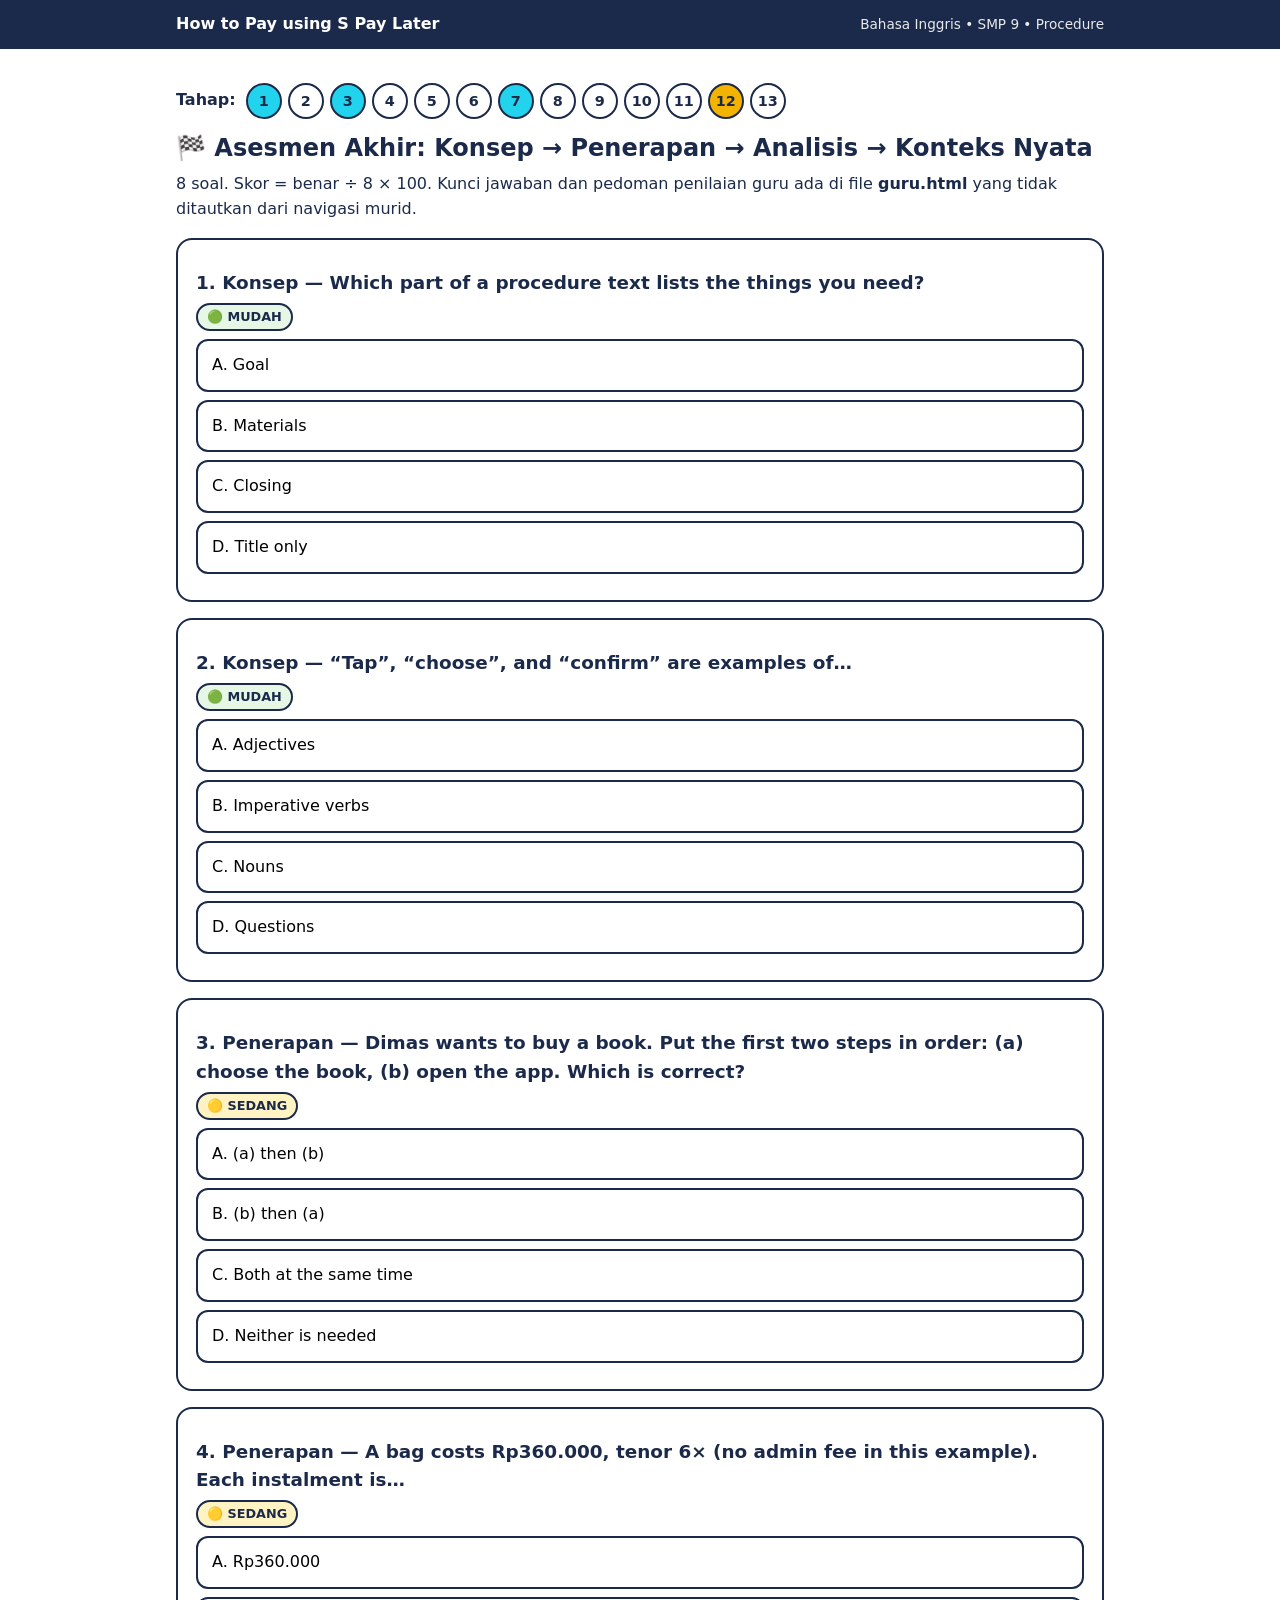
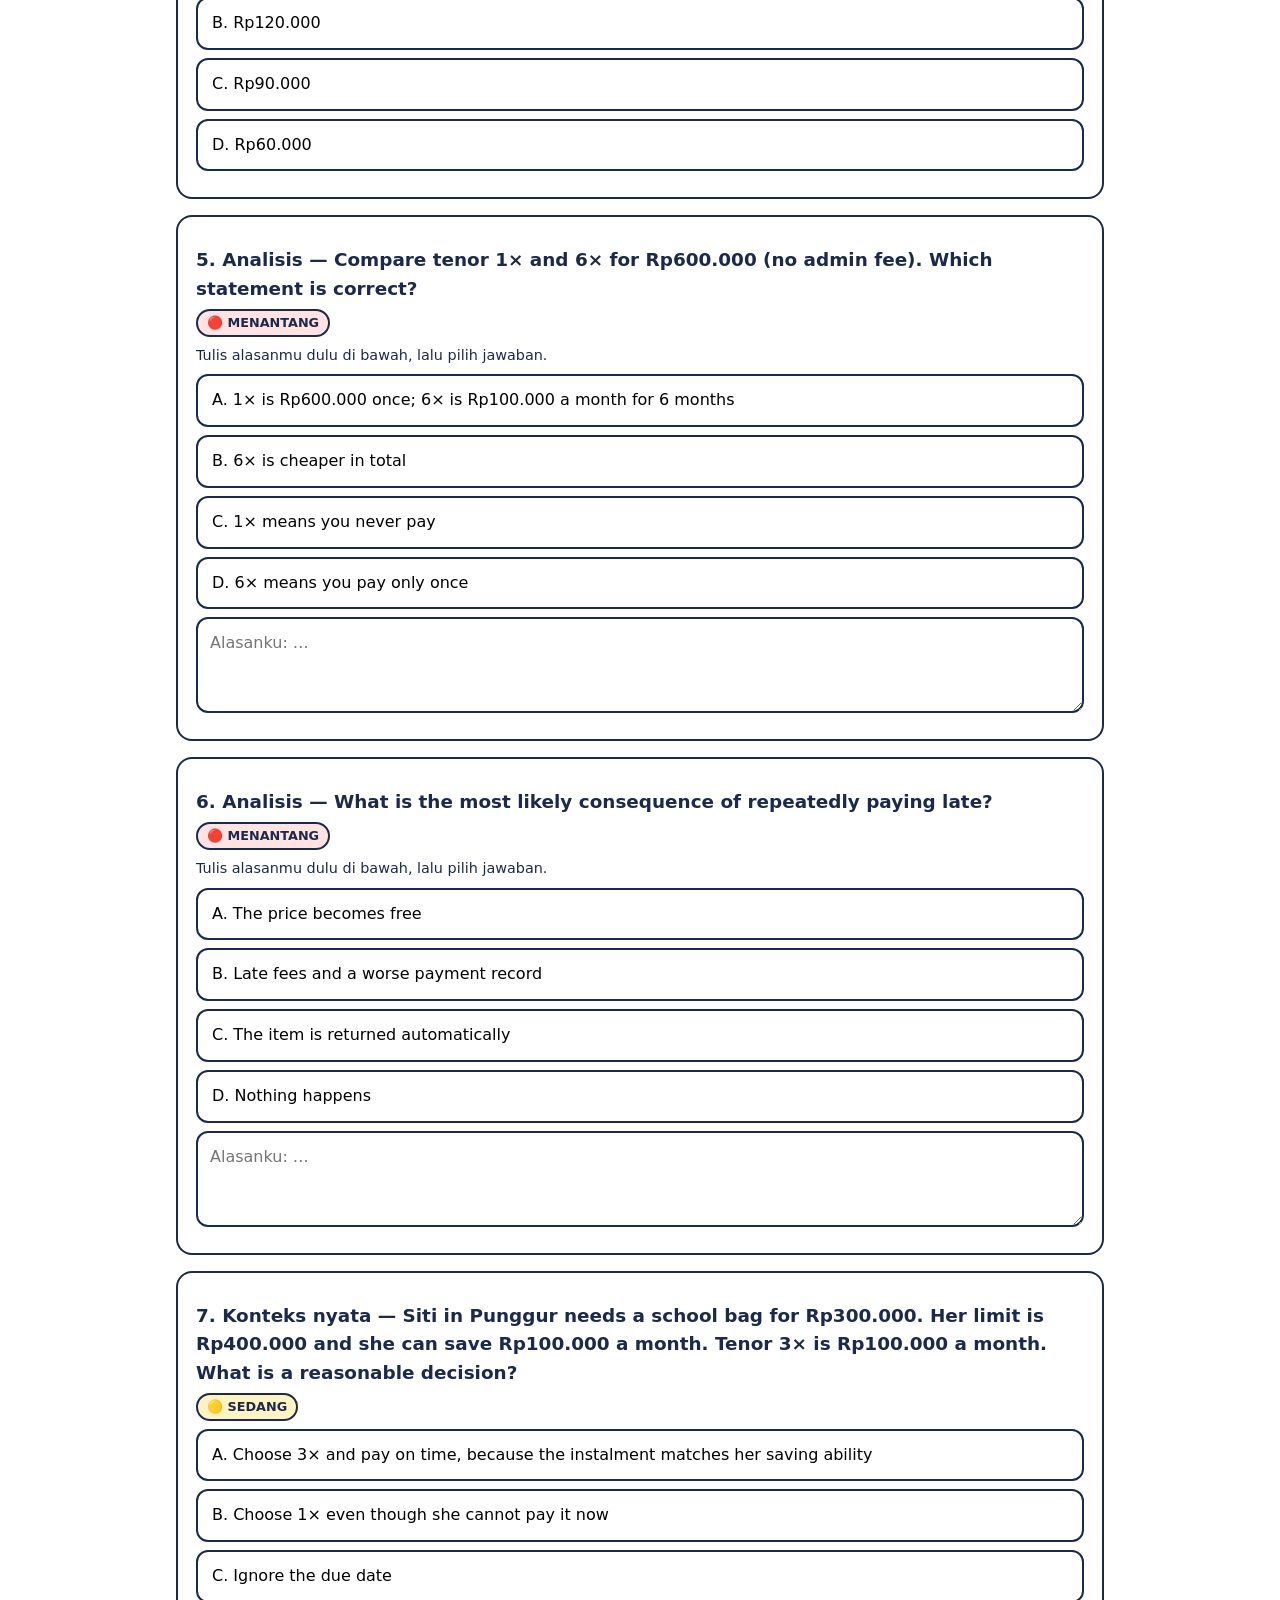
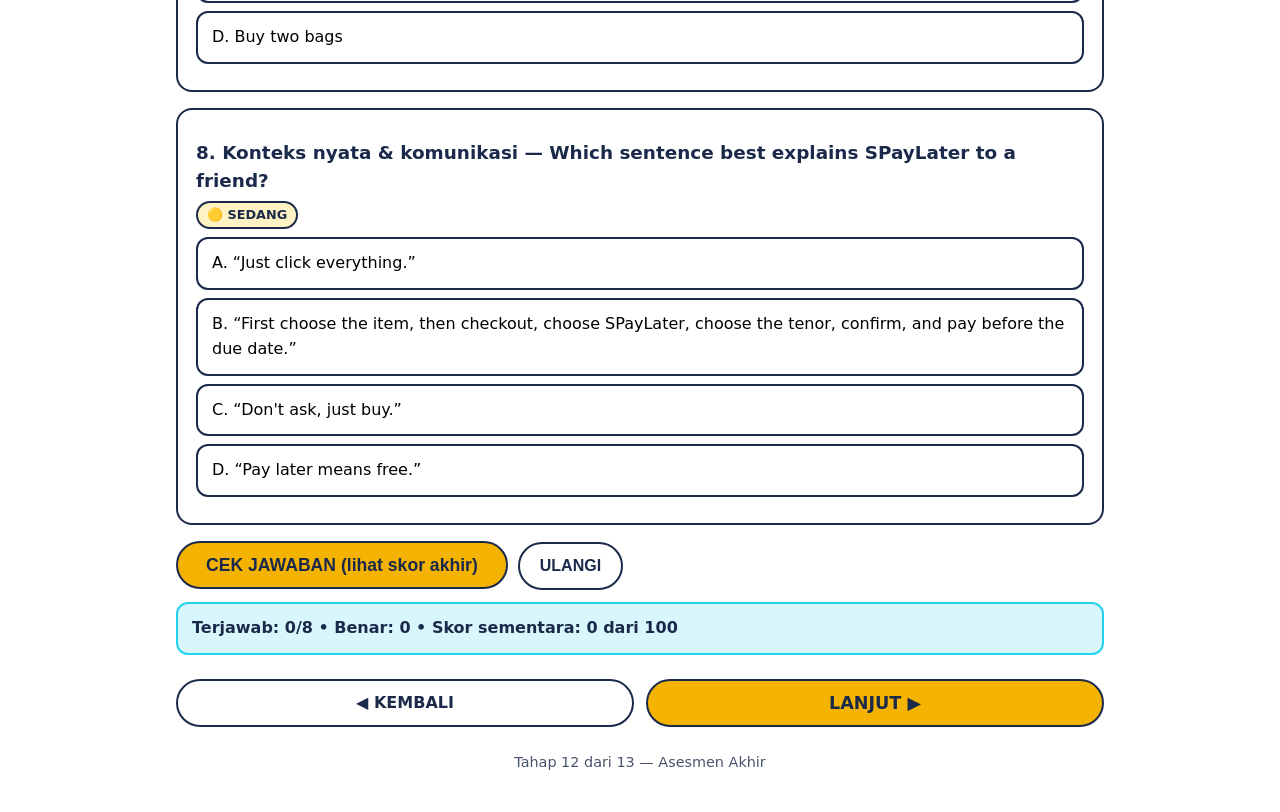
<file: spaylater/asesmen-akhir.html>
<!DOCTYPE html>
<html lang="id">
<head>
<meta charset="utf-8">
<meta name="viewport" content="width=device-width, initial-scale=1">
<title>Asesmen Akhir — How to Pay using S Pay Later</title>
<link rel="stylesheet" href="assets/style.css">
</head>
<body data-stage="12">
<header class="topbar"><div class="wrap"><strong>How to Pay using S Pay Later</strong><span>Bahasa Inggris • SMP 9 • Procedure</span></div></header>
<main class="wrap">
<nav class="dots" aria-label="Peta progres"><span>Tahap:</span><a data-stage="1" href="index.html">1</a><a data-stage="2" href="tujuan.html">2</a><a data-stage="3" href="apersepsi.html">3</a><a data-stage="4" href="asesmen-awal.html">4</a><a data-stage="5" href="materi-1.html">5</a><a data-stage="6" href="materi-2.html">6</a><a data-stage="7" href="arena.html">7</a><a data-stage="8" href="tantangan.html">8</a><a data-stage="9" href="lkpd.html">9</a><a data-stage="10" href="kuis.html">10</a><a data-stage="11" href="refleksi.html">11</a><a data-stage="12" href="asesmen-akhir.html">12</a><a data-stage="13" href="penutup.html">13</a></nav>
<h2>🏁 Asesmen Akhir: Konsep → Penerapan → Analisis → Konteks Nyata</h2>
<p>8 soal. Skor = benar ÷ 8 × 100. Kunci jawaban dan pedoman penilaian guru ada di file <strong>guru.html</strong> yang tidak ditautkan dari navigasi murid.</p>
<div id="quiz"></div>
<p id="hasil" class="feedback" aria-live="polite">Terjawab: 0/8 • Benar: 0 • Skor sementara: 0 dari 100</p>
<nav class="pager"><a class="btn" data-nav-prev href="refleksi.html">◀ KEMBALI</a><a class="btn btn-primary" data-nav-next href="penutup.html">LANJUT ▶</a></nav>
<p class="small muted center">Tahap 12 dari 13 — Asesmen Akhir</p>
</main>
<script src="assets/app.js"></script>
<script>
(function () {
  var qs = [
    { q: "Konsep — Which part of a procedure text lists the things you need?", level: "🟢 MUDAH", levelClass: "green", options: ["Goal", "Materials", "Closing", "Title only"], answer: 1, feedback: "Materials berisi hal-hal yang dibutuhkan sebelum langkah dimulai." },
    { q: "Konsep — “Tap”, “choose”, and “confirm” are examples of…", level: "🟢 MUDAH", levelClass: "green", options: ["Adjectives", "Imperative verbs", "Nouns", "Questions"], answer: 1, feedback: "Ketiganya adalah kata perintah yang menyuruh pembaca melakukan sesuatu." },
    { q: "Penerapan — Dimas wants to buy a book. Put the first two steps in order: (a) choose the book, (b) open the app. Which is correct?", level: "🟡 SEDANG", levelClass: "yellow", options: ["(a) then (b)", "(b) then (a)", "Both at the same time", "Neither is needed"], answer: 1, feedback: "Buka aplikasi dulu, baru pilih buku — urutan ini tidak bisa dibalik." },
    { q: "Penerapan — A bag costs Rp360.000, tenor 6× (no admin fee in this example). Each instalment is…", level: "🟡 SEDANG", levelClass: "yellow", options: ["Rp360.000", "Rp120.000", "Rp90.000", "Rp60.000"], answer: 3, feedback: "360.000 ÷ 6 = 60.000, jadi cicilannya Rp60.000 per bulan." },
    { q: "Analisis — Compare tenor 1× and 6× for Rp600.000 (no admin fee). Which statement is correct?", level: "🔴 MENANTANG", levelClass: "red", reason: true, options: ["1× is Rp600.000 once; 6× is Rp100.000 a month for 6 months", "6× is cheaper in total", "1× means you never pay", "6× means you pay only once"], answer: 0, feedback: "Dalam contoh tanpa biaya ini totalnya sama; bedanya adalah besar cicilan dan lamanya komitmen." },
    { q: "Analisis — What is the most likely consequence of repeatedly paying late?", level: "🔴 MENANTANG", levelClass: "red", reason: true, options: ["The price becomes free", "Late fees and a worse payment record", "The item is returned automatically", "Nothing happens"], answer: 1, feedback: "Telat bayar berulang biasanya menimbulkan denda dan memperburuk riwayat pembayaran." },
    { q: "Konteks nyata — Siti in Punggur needs a school bag for Rp300.000. Her limit is Rp400.000 and she can save Rp100.000 a month. Tenor 3× is Rp100.000 a month. What is a reasonable decision?", level: "🟡 SEDANG", levelClass: "yellow", options: ["Choose 3× and pay on time, because the instalment matches her saving ability", "Choose 1× even though she cannot pay it now", "Ignore the due date", "Buy two bags"], answer: 0, feedback: "Tenor 3× masuk akal karena cicilannya sama dengan kemampuan menabungnya, asalkan dibayar tepat waktu." },
    { q: "Konteks nyata & komunikasi — Which sentence best explains SPayLater to a friend?", level: "🟡 SEDANG", levelClass: "yellow", options: ["“Just click everything.”", "“First choose the item, then checkout, choose SPayLater, choose the tenor, confirm, and pay before the due date.”", "“Don't ask, just buy.”", "“Pay later means free.”"], answer: 1, feedback: "Penjelasan terbaik menyebut langkah berurutan dan mengingatkan batas bayar — jelas, lengkap, dan jujur." }
  ];
  window.SPayLater.renderQuiz("quiz", qs, "hasil");
})();
</script>
</body>
</html>
</file>
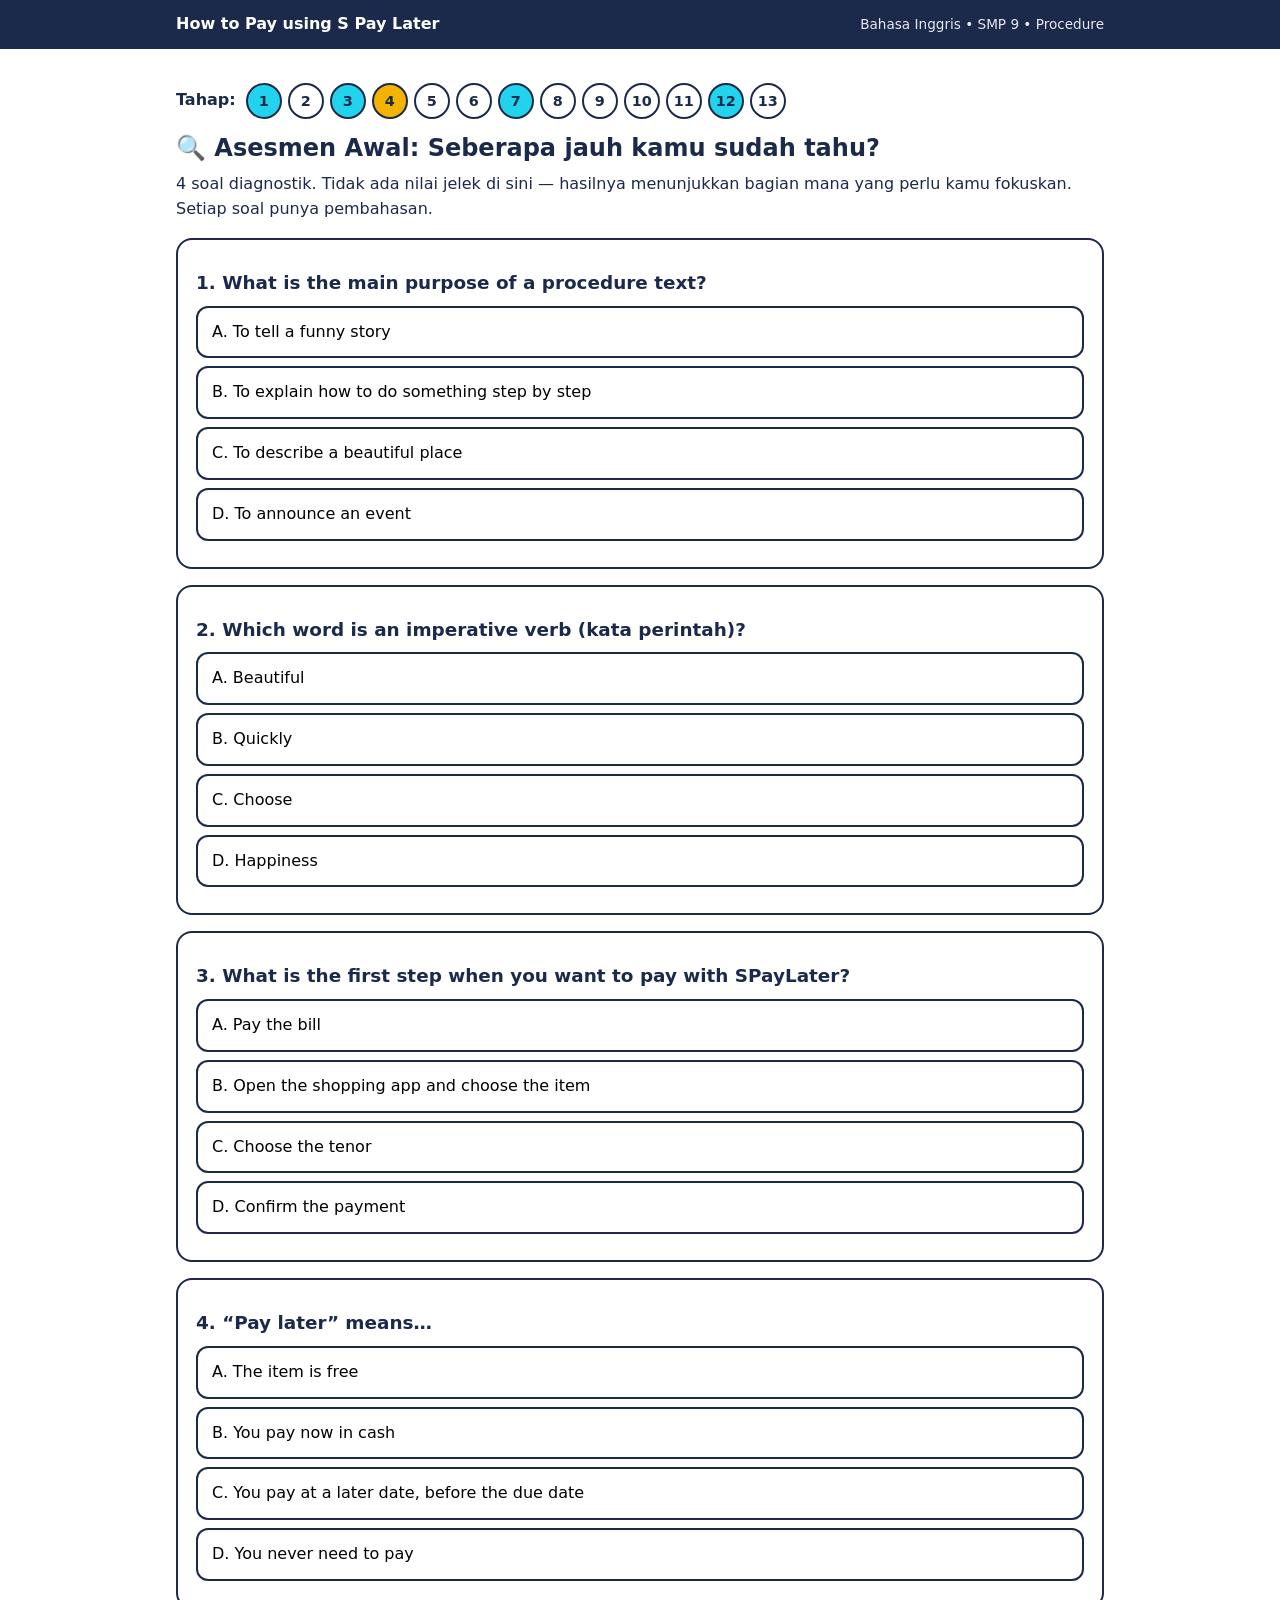
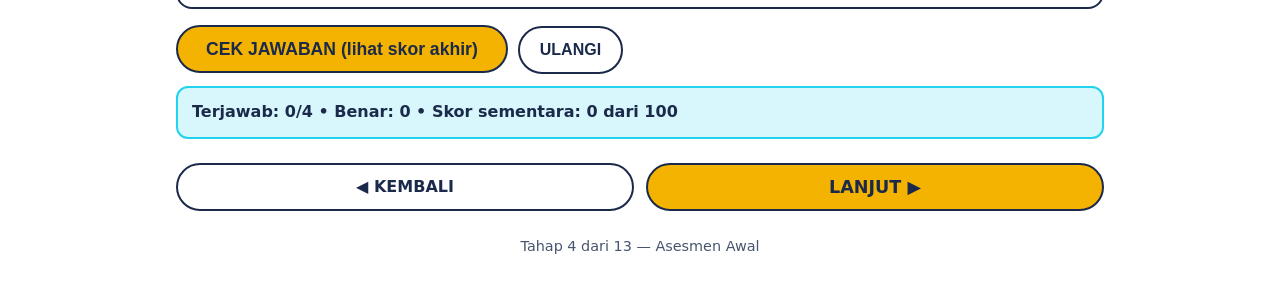
<file: spaylater/asesmen-awal.html>
<!DOCTYPE html>
<html lang="id">
<head>
<meta charset="utf-8">
<meta name="viewport" content="width=device-width, initial-scale=1">
<title>Asesmen Awal — How to Pay using S Pay Later</title>
<link rel="stylesheet" href="assets/style.css">
</head>
<body data-stage="4">
<header class="topbar"><div class="wrap"><strong>How to Pay using S Pay Later</strong><span>Bahasa Inggris • SMP 9 • Procedure</span></div></header>
<main class="wrap">
<nav class="dots" aria-label="Peta progres"><span>Tahap:</span><a data-stage="1" href="index.html">1</a><a data-stage="2" href="tujuan.html">2</a><a data-stage="3" href="apersepsi.html">3</a><a data-stage="4" href="asesmen-awal.html">4</a><a data-stage="5" href="materi-1.html">5</a><a data-stage="6" href="materi-2.html">6</a><a data-stage="7" href="arena.html">7</a><a data-stage="8" href="tantangan.html">8</a><a data-stage="9" href="lkpd.html">9</a><a data-stage="10" href="kuis.html">10</a><a data-stage="11" href="refleksi.html">11</a><a data-stage="12" href="asesmen-akhir.html">12</a><a data-stage="13" href="penutup.html">13</a></nav>
<h2>🔍 Asesmen Awal: Seberapa jauh kamu sudah tahu?</h2>
<p>4 soal diagnostik. Tidak ada nilai jelek di sini — hasilnya menunjukkan bagian mana yang perlu kamu fokuskan. Setiap soal punya pembahasan.</p>
<div id="quiz"></div>
<p id="hasil" class="feedback" aria-live="polite">Terjawab: 0/4 • Benar: 0 • Skor sementara: 0 dari 100</p>
<nav class="pager"><a class="btn" data-nav-prev href="apersepsi.html">◀ KEMBALI</a><a class="btn btn-primary" data-nav-next href="materi-1.html">LANJUT ▶</a></nav>
<p class="small muted center">Tahap 4 dari 13 — Asesmen Awal</p>
</main>
<script src="assets/app.js"></script>
<script>
(function () {
  var qs = [
    { q: "What is the main purpose of a procedure text?", options: ["To tell a funny story", "To explain how to do something step by step", "To describe a beautiful place", "To announce an event"], answer: 1, feedback: "Procedure text menjelaskan cara melakukan sesuatu lewat langkah-langkah berurutan." },
    { q: "Which word is an imperative verb (kata perintah)?", options: ["Beautiful", "Quickly", "Choose", "Happiness"], answer: 2, feedback: "“Choose” adalah kata perintah — pembaca langsung diminta melakukan sesuatu." },
    { q: "What is the first step when you want to pay with SPayLater?", options: ["Pay the bill", "Open the shopping app and choose the item", "Choose the tenor", "Confirm the payment"], answer: 1, feedback: "Kamu harus membuka aplikasi dan memilih barang dulu sebelum checkout dan memilih metode bayar." },
    { q: "“Pay later” means…", options: ["The item is free", "You pay now in cash", "You pay at a later date, before the due date", "You never need to pay"], answer: 2, feedback: "“Pay later” artinya bayar belakangan, tetap wajib dibayar sebelum jatuh tempo." }
  ];
  window.SPayLater.renderQuiz("quiz", qs, "hasil");
})();
</script>
</body>
</html>
</file>
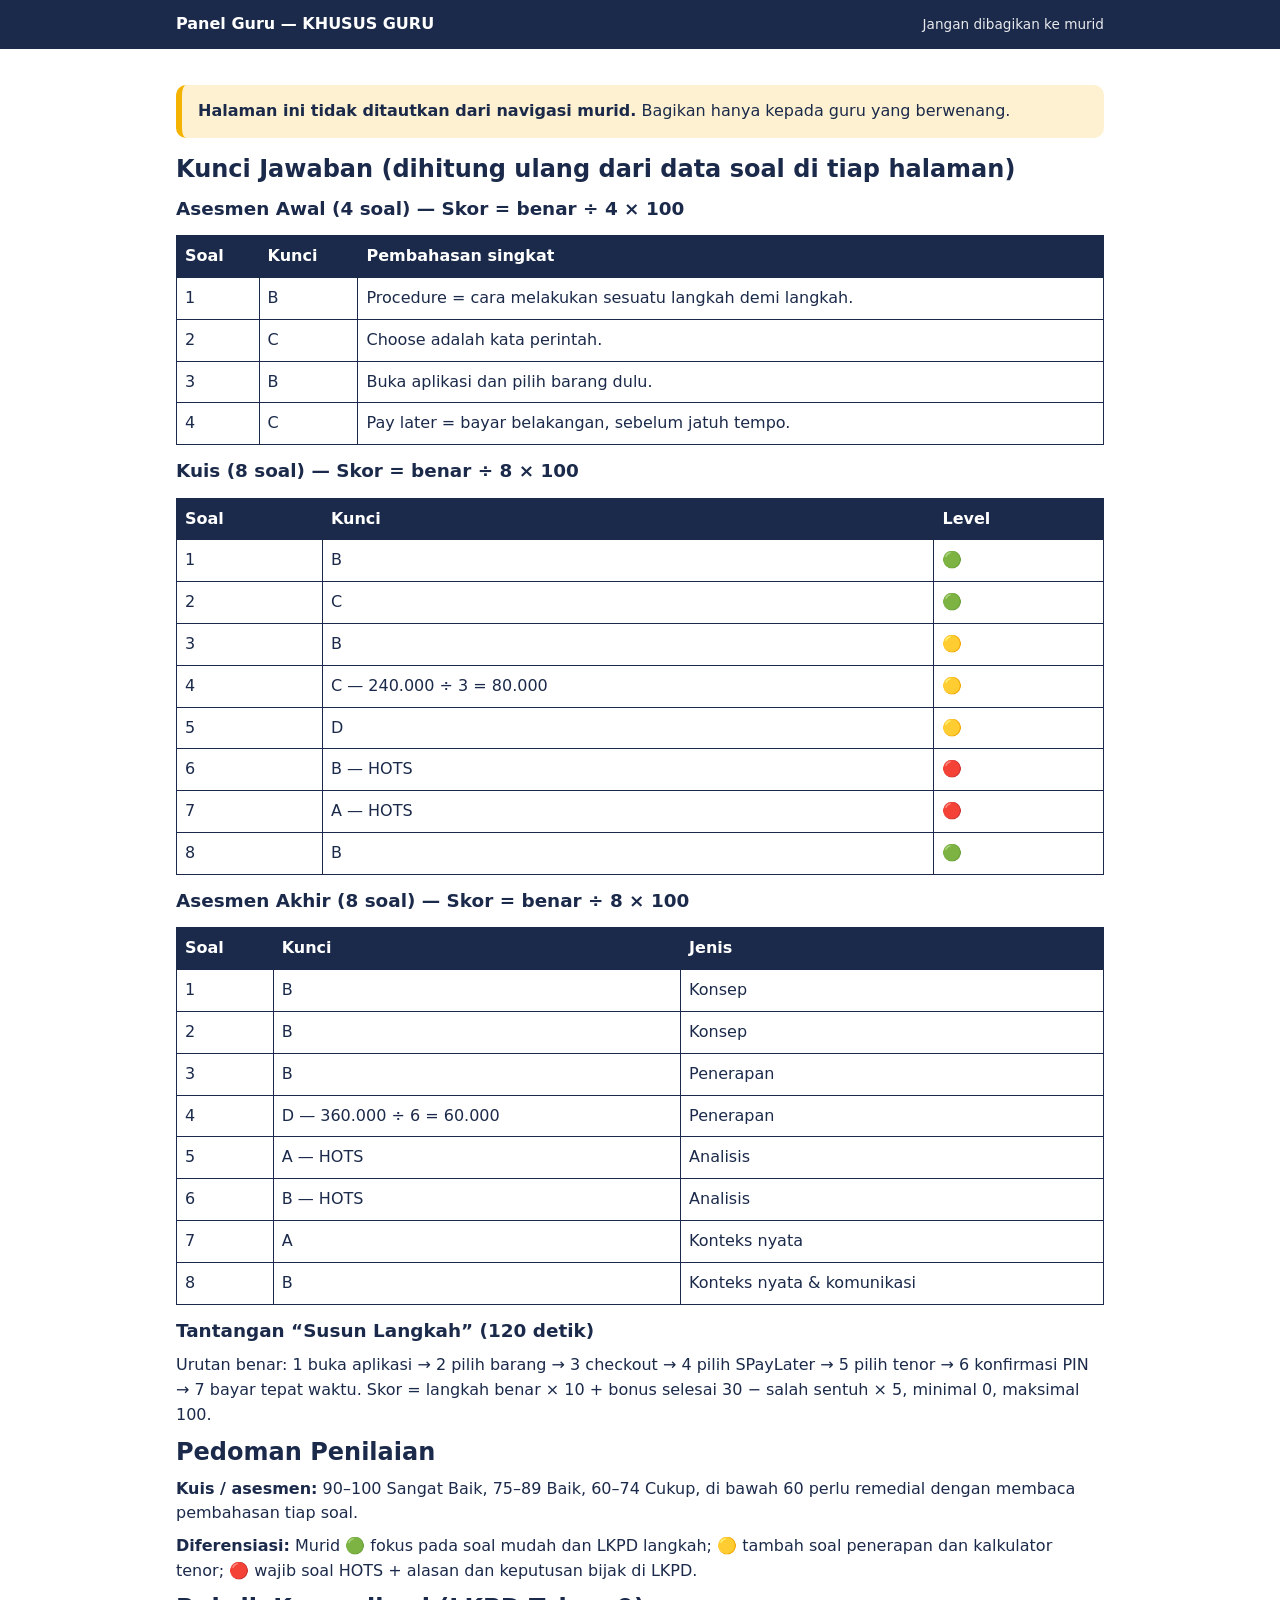
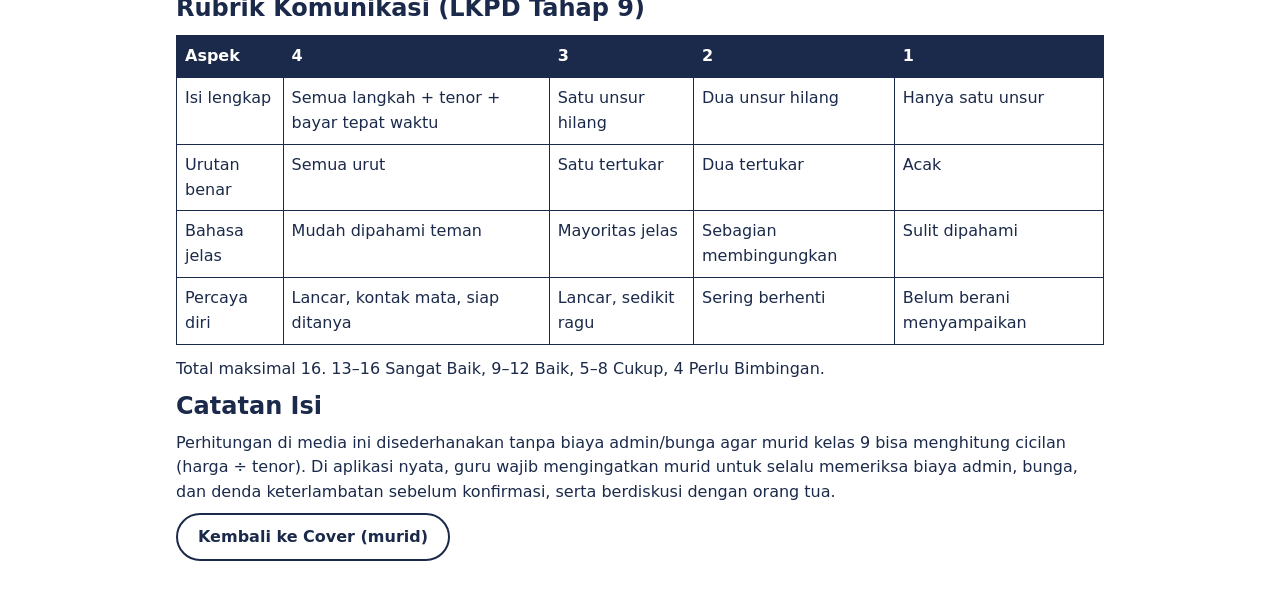
<file: spaylater/guru.html>
<!DOCTYPE html>
<html lang="id">
<head>
<meta charset="utf-8">
<meta name="viewport" content="width=device-width, initial-scale=1">
<title>Panel Guru — How to Pay using S Pay Later</title>
<link rel="stylesheet" href="assets/style.css">
</head>
<body>
<header class="topbar"><div class="wrap"><strong>Panel Guru — KHUSUS GURU</strong><span>Jangan dibagikan ke murid</span></div></header>
<main class="wrap">
<p class="warning"><strong>Halaman ini tidak ditautkan dari navigasi murid.</strong> Bagikan hanya kepada guru yang berwenang.</p>
<h2>Kunci Jawaban (dihitung ulang dari data soal di tiap halaman)</h2>
<h3>Asesmen Awal (4 soal) — Skor = benar ÷ 4 × 100</h3>
<table><tr><th>Soal</th><th>Kunci</th><th>Pembahasan singkat</th></tr>
<tr><td>1</td><td>B</td><td>Procedure = cara melakukan sesuatu langkah demi langkah.</td></tr>
<tr><td>2</td><td>C</td><td>Choose adalah kata perintah.</td></tr>
<tr><td>3</td><td>B</td><td>Buka aplikasi dan pilih barang dulu.</td></tr>
<tr><td>4</td><td>C</td><td>Pay later = bayar belakangan, sebelum jatuh tempo.</td></tr></table>
<h3>Kuis (8 soal) — Skor = benar ÷ 8 × 100</h3>
<table><tr><th>Soal</th><th>Kunci</th><th>Level</th></tr>
<tr><td>1</td><td>B</td><td>🟢</td></tr>
<tr><td>2</td><td>C</td><td>🟢</td></tr>
<tr><td>3</td><td>B</td><td>🟡</td></tr>
<tr><td>4</td><td>C — 240.000 ÷ 3 = 80.000</td><td>🟡</td></tr>
<tr><td>5</td><td>D</td><td>🟡</td></tr>
<tr><td>6</td><td>B — HOTS</td><td>🔴</td></tr>
<tr><td>7</td><td>A — HOTS</td><td>🔴</td></tr>
<tr><td>8</td><td>B</td><td>🟢</td></tr></table>
<h3>Asesmen Akhir (8 soal) — Skor = benar ÷ 8 × 100</h3>
<table><tr><th>Soal</th><th>Kunci</th><th>Jenis</th></tr>
<tr><td>1</td><td>B</td><td>Konsep</td></tr>
<tr><td>2</td><td>B</td><td>Konsep</td></tr>
<tr><td>3</td><td>B</td><td>Penerapan</td></tr>
<tr><td>4</td><td>D — 360.000 ÷ 6 = 60.000</td><td>Penerapan</td></tr>
<tr><td>5</td><td>A — HOTS</td><td>Analisis</td></tr>
<tr><td>6</td><td>B — HOTS</td><td>Analisis</td></tr>
<tr><td>7</td><td>A</td><td>Konteks nyata</td></tr>
<tr><td>8</td><td>B</td><td>Konteks nyata &amp; komunikasi</td></tr></table>
<h3>Tantangan “Susun Langkah” (120 detik)</h3>
<p>Urutan benar: 1 buka aplikasi → 2 pilih barang → 3 checkout → 4 pilih SPayLater → 5 pilih tenor → 6 konfirmasi PIN → 7 bayar tepat waktu. Skor = langkah benar × 10 + bonus selesai 30 − salah sentuh × 5, minimal 0, maksimal 100.</p>
<h2>Pedoman Penilaian</h2>
<p><strong>Kuis / asesmen:</strong> 90–100 Sangat Baik, 75–89 Baik, 60–74 Cukup, di bawah 60 perlu remedial dengan membaca pembahasan tiap soal.</p>
<p><strong>Diferensiasi:</strong> Murid 🟢 fokus pada soal mudah dan LKPD langkah; 🟡 tambah soal penerapan dan kalkulator tenor; 🔴 wajib soal HOTS + alasan dan keputusan bijak di LKPD.</p>
<h2>Rubrik Komunikasi (LKPD Tahap 9)</h2>
<table><tr><th>Aspek</th><th>4</th><th>3</th><th>2</th><th>1</th></tr>
<tr><td>Isi lengkap</td><td>Semua langkah + tenor + bayar tepat waktu</td><td>Satu unsur hilang</td><td>Dua unsur hilang</td><td>Hanya satu unsur</td></tr>
<tr><td>Urutan benar</td><td>Semua urut</td><td>Satu tertukar</td><td>Dua tertukar</td><td>Acak</td></tr>
<tr><td>Bahasa jelas</td><td>Mudah dipahami teman</td><td>Mayoritas jelas</td><td>Sebagian membingungkan</td><td>Sulit dipahami</td></tr>
<tr><td>Percaya diri</td><td>Lancar, kontak mata, siap ditanya</td><td>Lancar, sedikit ragu</td><td>Sering berhenti</td><td>Belum berani menyampaikan</td></tr></table>
<p>Total maksimal 16. 13–16 Sangat Baik, 9–12 Baik, 5–8 Cukup, 4 Perlu Bimbingan.</p>
<h2>Catatan Isi</h2>
<p>Perhitungan di media ini disederhanakan tanpa biaya admin/bunga agar murid kelas 9 bisa menghitung cicilan (harga ÷ tenor). Di aplikasi nyata, guru wajib mengingatkan murid untuk selalu memeriksa biaya admin, bunga, dan denda keterlambatan sebelum konfirmasi, serta berdiskusi dengan orang tua.</p>
<p><a class="btn" href="index.html">Kembali ke Cover (murid)</a></p>
</main>
<script src="assets/app.js"></script>
</body>
</html>
</file>
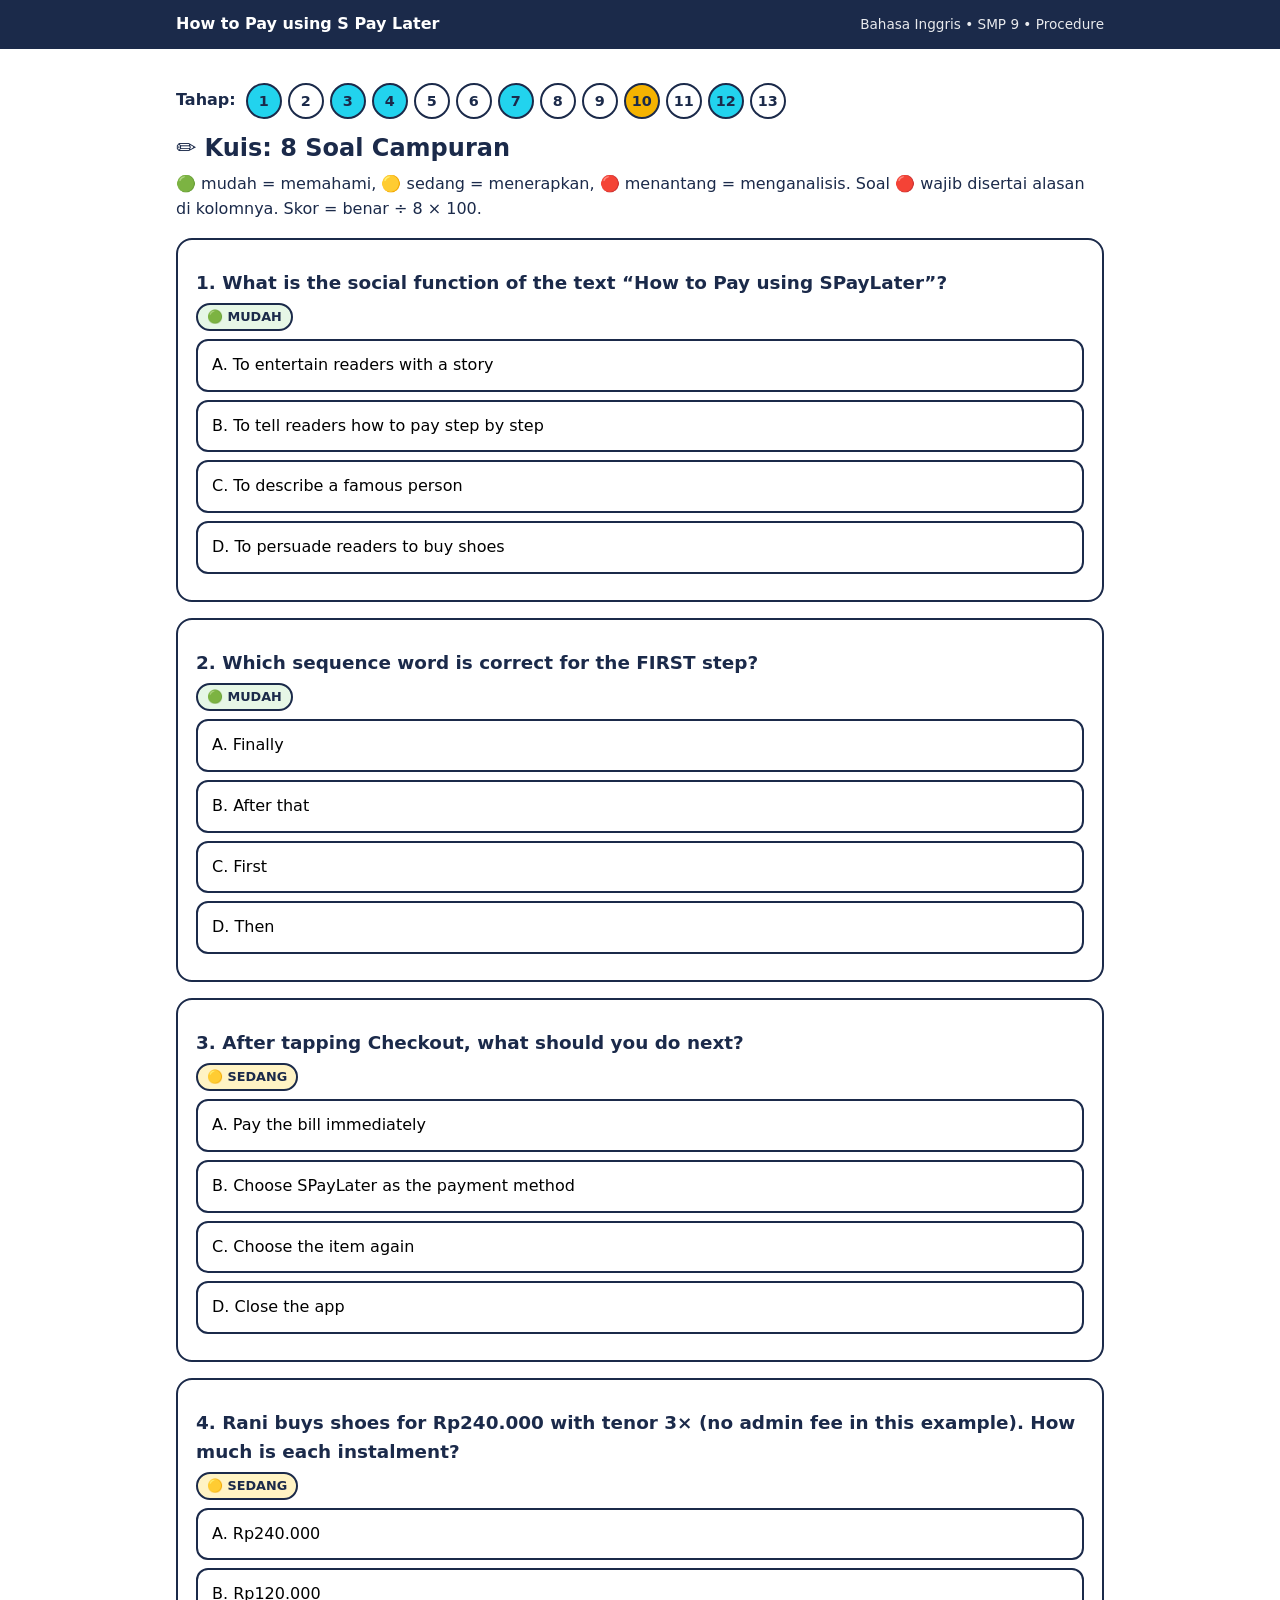
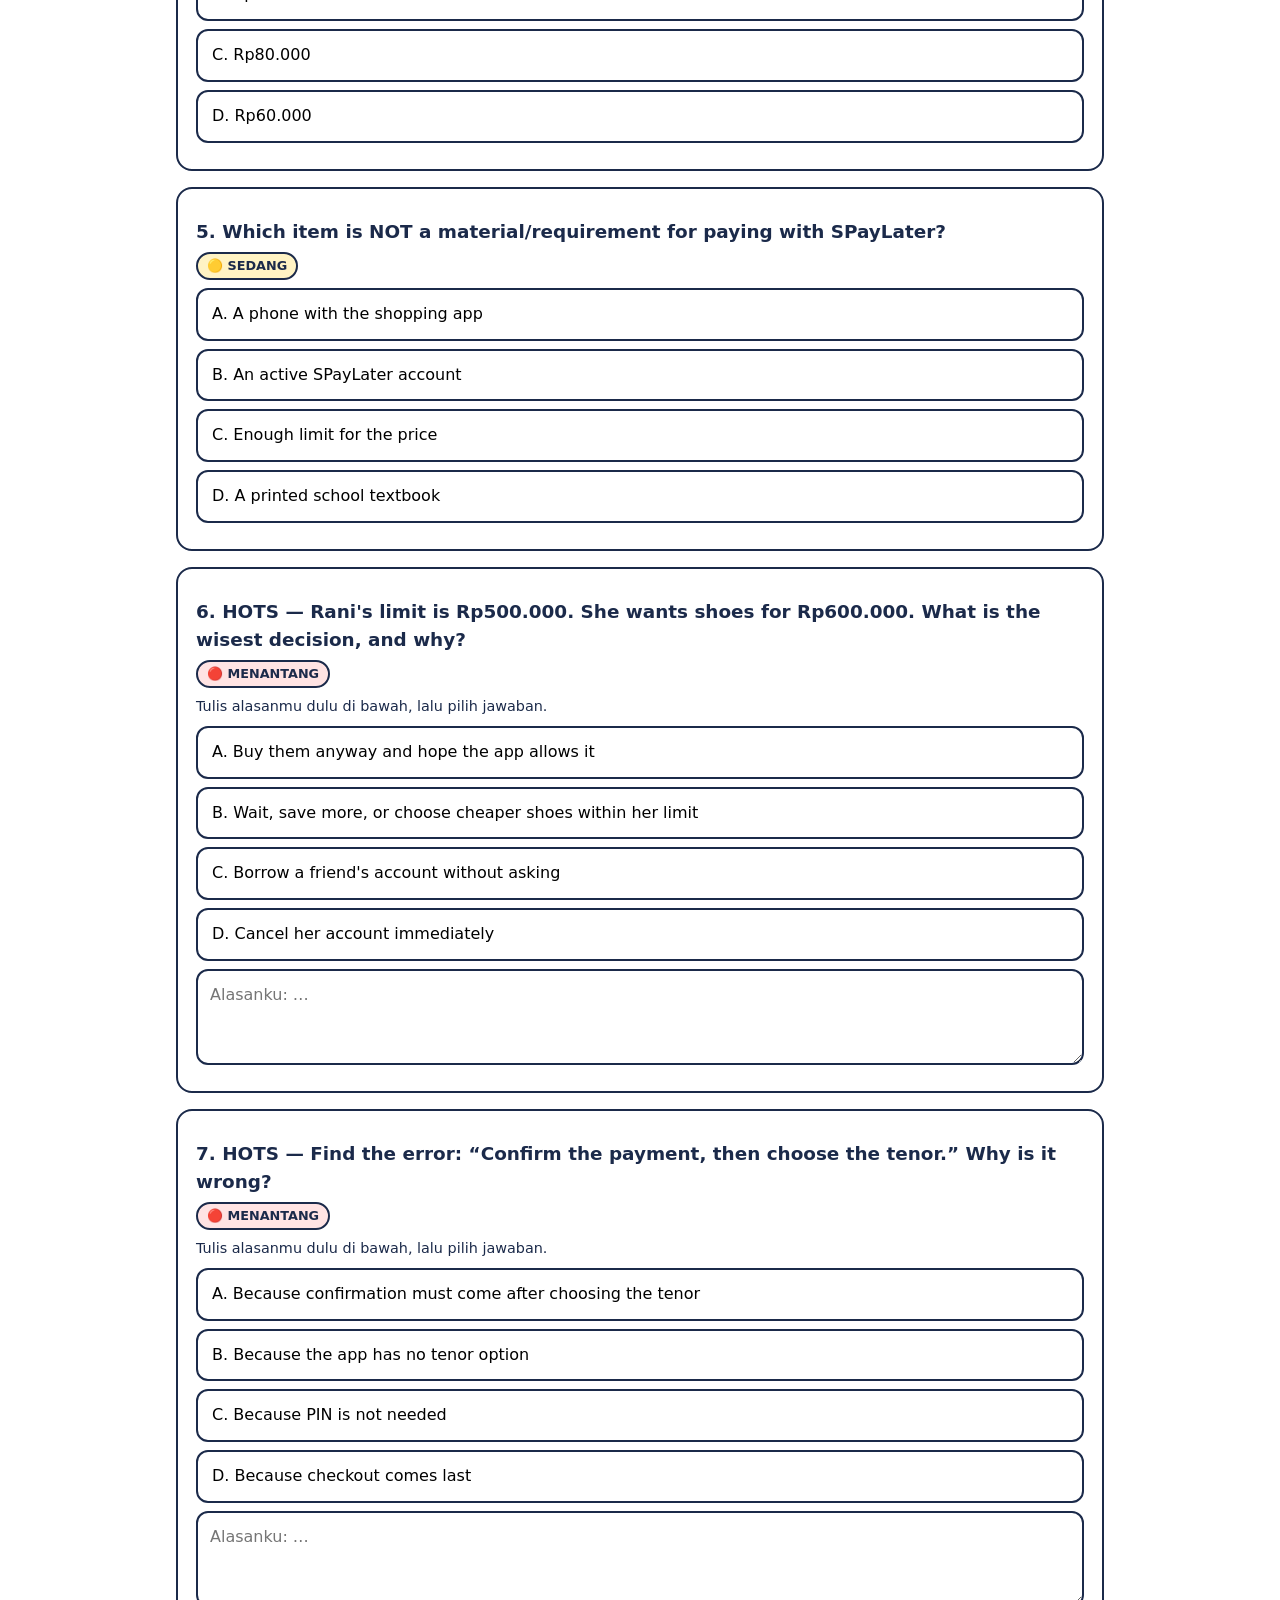
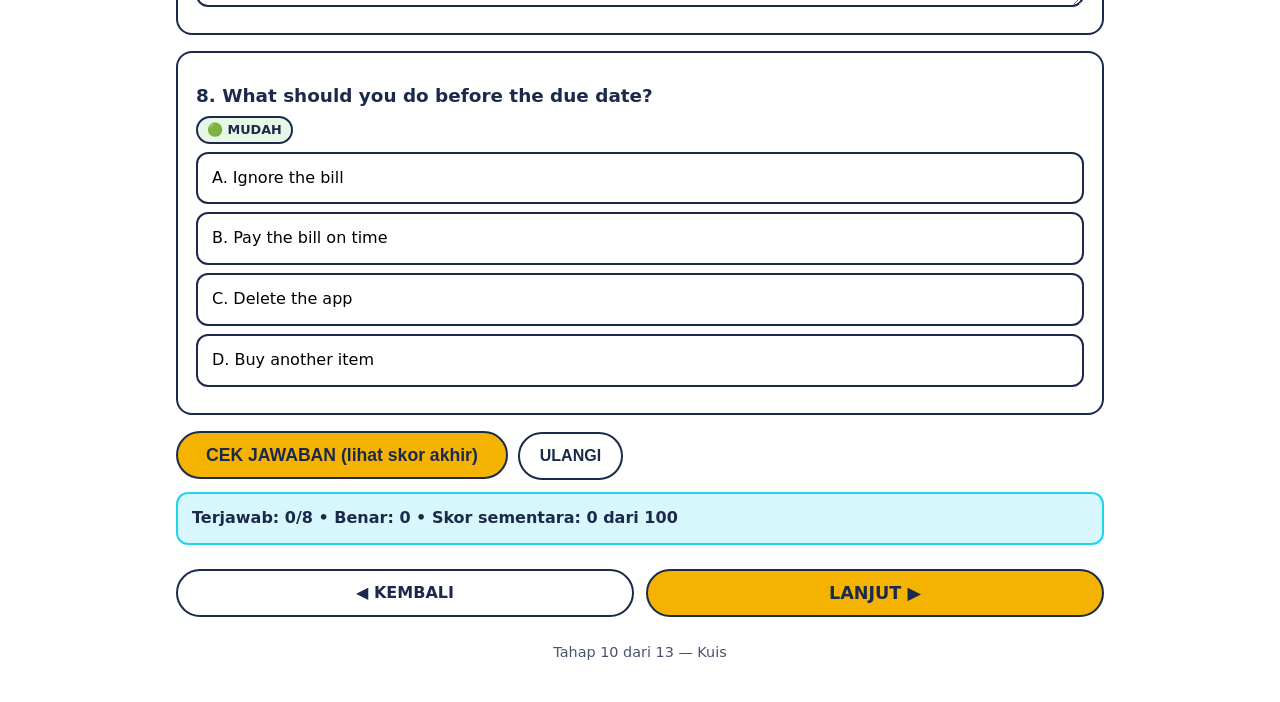
<file: spaylater/kuis.html>
<!DOCTYPE html>
<html lang="id">
<head>
<meta charset="utf-8">
<meta name="viewport" content="width=device-width, initial-scale=1">
<title>Kuis — How to Pay using S Pay Later</title>
<link rel="stylesheet" href="assets/style.css">
</head>
<body data-stage="10">
<header class="topbar"><div class="wrap"><strong>How to Pay using S Pay Later</strong><span>Bahasa Inggris • SMP 9 • Procedure</span></div></header>
<main class="wrap">
<nav class="dots" aria-label="Peta progres"><span>Tahap:</span><a data-stage="1" href="index.html">1</a><a data-stage="2" href="tujuan.html">2</a><a data-stage="3" href="apersepsi.html">3</a><a data-stage="4" href="asesmen-awal.html">4</a><a data-stage="5" href="materi-1.html">5</a><a data-stage="6" href="materi-2.html">6</a><a data-stage="7" href="arena.html">7</a><a data-stage="8" href="tantangan.html">8</a><a data-stage="9" href="lkpd.html">9</a><a data-stage="10" href="kuis.html">10</a><a data-stage="11" href="refleksi.html">11</a><a data-stage="12" href="asesmen-akhir.html">12</a><a data-stage="13" href="penutup.html">13</a></nav>
<h2>✏️ Kuis: 8 Soal Campuran</h2>
<p>🟢 mudah = memahami, 🟡 sedang = menerapkan, 🔴 menantang = menganalisis. Soal 🔴 wajib disertai alasan di kolomnya. Skor = benar ÷ 8 × 100.</p>
<div id="quiz"></div>
<p id="hasil" class="feedback" aria-live="polite">Terjawab: 0/8 • Benar: 0 • Skor sementara: 0 dari 100</p>
<nav class="pager"><a class="btn" data-nav-prev href="lkpd.html">◀ KEMBALI</a><a class="btn btn-primary" data-nav-next href="refleksi.html">LANJUT ▶</a></nav>
<p class="small muted center">Tahap 10 dari 13 — Kuis</p>
</main>
<script src="assets/app.js"></script>
<script>
(function () {
  var qs = [
    { q: "What is the social function of the text “How to Pay using SPayLater”?", level: "🟢 MUDAH", levelClass: "green", options: ["To entertain readers with a story", "To tell readers how to pay step by step", "To describe a famous person", "To persuade readers to buy shoes"], answer: 1, feedback: "Procedure text bertujuan memberi tahu cara melakukan sesuatu lewat langkah berurutan." },
    { q: "Which sequence word is correct for the FIRST step?", level: "🟢 MUDAH", levelClass: "green", options: ["Finally", "After that", "First", "Then"], answer: 2, feedback: "“First” menandai langkah pertama; “finally” untuk langkah terakhir." },
    { q: "After tapping Checkout, what should you do next?", level: "🟡 SEDANG", levelClass: "yellow", options: ["Pay the bill immediately", "Choose SPayLater as the payment method", "Choose the item again", "Close the app"], answer: 1, feedback: "Setelah checkout, pilih metode pembayaran dulu — di sini SPayLater — sebelum memilih tenor dan konfirmasi." },
    { q: "Rani buys shoes for Rp240.000 with tenor 3× (no admin fee in this example). How much is each instalment?", level: "🟡 SEDANG", levelClass: "yellow", options: ["Rp240.000", "Rp120.000", "Rp80.000", "Rp60.000"], answer: 2, feedback: "240.000 ÷ 3 = 80.000, jadi cicilannya Rp80.000 per bulan." },
    { q: "Which item is NOT a material/requirement for paying with SPayLater?", level: "🟡 SEDANG", levelClass: "yellow", options: ["A phone with the shopping app", "An active SPayLater account", "Enough limit for the price", "A printed school textbook"], answer: 3, feedback: "Buku cetak tidak dibutuhkan untuk checkout; yang dibutuhkan adalah HP, aplikasi, akun aktif, dan limit cukup." },
    { q: "HOTS — Rani's limit is Rp500.000. She wants shoes for Rp600.000. What is the wisest decision, and why?", level: "🔴 MENANTANG", levelClass: "red", reason: true, options: ["Buy them anyway and hope the app allows it", "Wait, save more, or choose cheaper shoes within her limit", "Borrow a friend's account without asking", "Cancel her account immediately"], answer: 1, feedback: "Keputusan bijak adalah menunggu/menabung atau memilih yang sesuai limit, karena memaksakan pembelian di atas limit berisiko ditolak atau menimbulkan utang yang sulit dibayar." },
    { q: "HOTS — Find the error: “Confirm the payment, then choose the tenor.” Why is it wrong?", level: "🔴 MENANTANG", levelClass: "red", reason: true, options: ["Because confirmation must come after choosing the tenor", "Because the app has no tenor option", "Because PIN is not needed", "Because checkout comes last"], answer: 0, feedback: "Tenor menentukan besar cicilan yang disetujui, jadi tenor harus dipilih sebelum konfirmasi, bukan sesudahnya." },
    { q: "What should you do before the due date?", level: "🟢 MUDAH", levelClass: "green", options: ["Ignore the bill", "Pay the bill on time", "Delete the app", "Buy another item"], answer: 1, feedback: "Membayar sebelum jatuh tempo menghindari denda keterlambatan dan menjaga riwayat pembayaran tetap baik." }
  ];
  window.SPayLater.renderQuiz("quiz", qs, "hasil");
})();
</script>
</body>
</html>
</file>
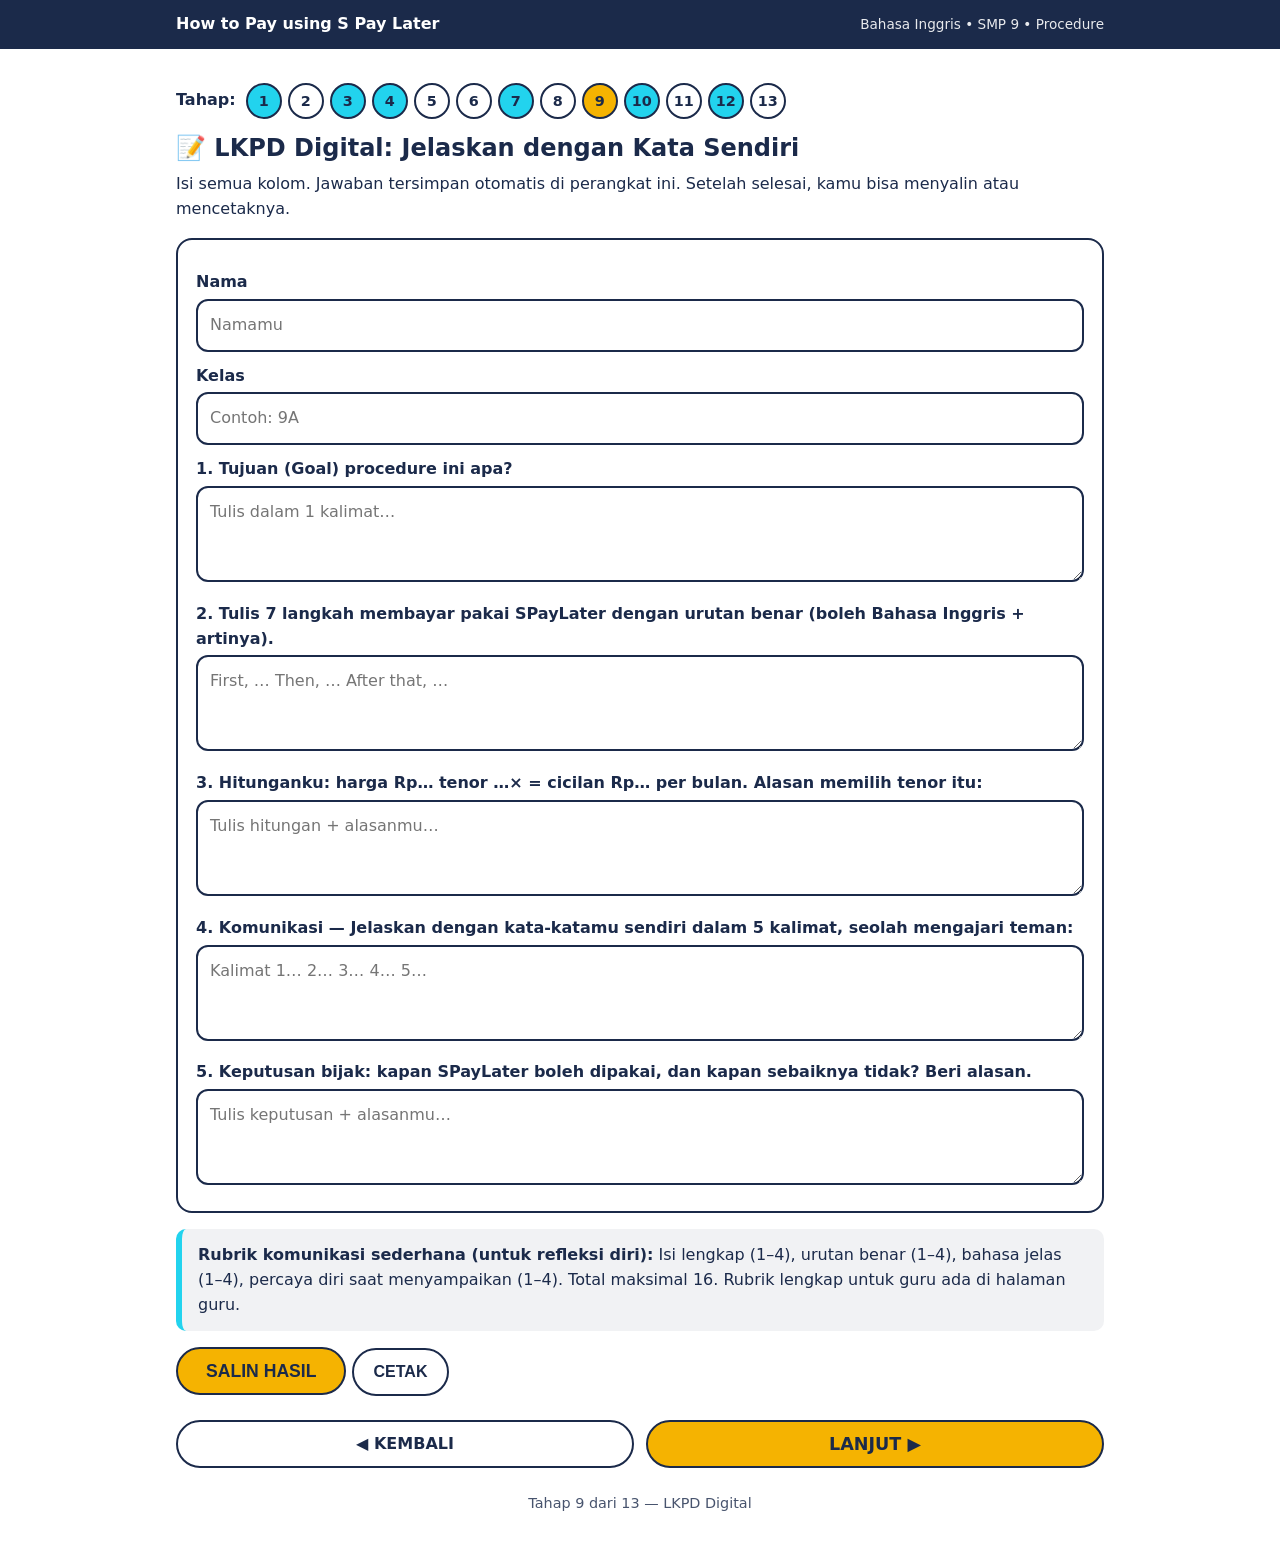
<file: spaylater/lkpd.html>
<!DOCTYPE html>
<html lang="id">
<head>
<meta charset="utf-8">
<meta name="viewport" content="width=device-width, initial-scale=1">
<title>LKPD Digital — How to Pay using S Pay Later</title>
<link rel="stylesheet" href="assets/style.css">
</head>
<body data-stage="9">
<header class="topbar"><div class="wrap"><strong>How to Pay using S Pay Later</strong><span>Bahasa Inggris • SMP 9 • Procedure</span></div></header>
<main class="wrap">
<nav class="dots" aria-label="Peta progres"><span>Tahap:</span><a data-stage="1" href="index.html">1</a><a data-stage="2" href="tujuan.html">2</a><a data-stage="3" href="apersepsi.html">3</a><a data-stage="4" href="asesmen-awal.html">4</a><a data-stage="5" href="materi-1.html">5</a><a data-stage="6" href="materi-2.html">6</a><a data-stage="7" href="arena.html">7</a><a data-stage="8" href="tantangan.html">8</a><a data-stage="9" href="lkpd.html">9</a><a data-stage="10" href="kuis.html">10</a><a data-stage="11" href="refleksi.html">11</a><a data-stage="12" href="asesmen-akhir.html">12</a><a data-stage="13" href="penutup.html">13</a></nav>
<h2>📝 LKPD Digital: Jelaskan dengan Kata Sendiri</h2>
<p>Isi semua kolom. Jawaban tersimpan otomatis di perangkat ini. Setelah selesai, kamu bisa menyalin atau mencetaknya.</p>
<div class="card" id="lkpdArea">
<label for="lkpdNama">Nama</label>
<input id="lkpdNama" type="text" data-save="lkpdNama" placeholder="Namamu">
<label for="lkpdKelas">Kelas</label>
<input id="lkpdKelas" type="text" data-save="lkpdKelas" placeholder="Contoh: 9A">
<label for="lkpdTujuan">1. Tujuan (Goal) procedure ini apa?</label>
<textarea id="lkpdTujuan" data-save="lkpdTujuan" placeholder="Tulis dalam 1 kalimat…"></textarea>
<label for="lkpdLangkah">2. Tulis 7 langkah membayar pakai SPayLater dengan urutan benar (boleh Bahasa Inggris + artinya).</label>
<textarea id="lkpdLangkah" data-save="lkpdLangkah" placeholder="First, … Then, … After that, …"></textarea>
<label for="lkpdHitung">3. Hitunganku: harga Rp… tenor …× = cicilan Rp… per bulan. Alasan memilih tenor itu:</label>
<textarea id="lkpdHitung" data-save="lkpdHitung" placeholder="Tulis hitungan + alasanmu…"></textarea>
<label for="lkpdJelaskan">4. Komunikasi — Jelaskan dengan kata-katamu sendiri dalam 5 kalimat, seolah mengajari teman:</label>
<textarea id="lkpdJelaskan" data-save="lkpdJelaskan" placeholder="Kalimat 1… 2… 3… 4… 5…"></textarea>
<label for="lkpdBijak">5. Keputusan bijak: kapan SPayLater boleh dipakai, dan kapan sebaiknya tidak? Beri alasan.</label>
<textarea id="lkpdBijak" data-save="lkpdBijak" placeholder="Tulis keputusan + alasanmu…"></textarea>
</div>
<div class="callout"><strong>Rubrik komunikasi sederhana (untuk refleksi diri):</strong> Isi lengkap (1–4), urutan benar (1–4), bahasa jelas (1–4), percaya diri saat menyampaikan (1–4). Total maksimal 16. Rubrik lengkap untuk guru ada di halaman guru.</div>
<button type="button" class="btn btn-primary" id="salinLkpd">SALIN HASIL</button>
<button type="button" class="btn" onclick="window.print()">CETAK</button>
<div id="salinStatus" class="feedback" style="display:none" aria-live="polite"></div>
<nav class="pager"><a class="btn" data-nav-prev href="tantangan.html">◀ KEMBALI</a><a class="btn btn-primary" data-nav-next href="kuis.html">LANJUT ▶</a></nav>
<p class="small muted center">Tahap 9 dari 13 — LKPD Digital</p>
</main>
<script src="assets/app.js"></script>
<script>
(function () {
  document.getElementById("salinLkpd").addEventListener("click", function () {
    function v(id) { return document.getElementById(id).value || "-"; }
    var text = "LKPD — How to Pay using S Pay Later\nNama: " + v("lkpdNama") + "\nKelas: " + v("lkpdKelas") + "\n1. Tujuan: " + v("lkpdTujuan") + "\n2. Langkah: " + v("lkpdLangkah") + "\n3. Hitungan & alasan tenor: " + v("lkpdHitung") + "\n4. Penjelasan dengan kata sendiri: " + v("lkpdJelaskan") + "\n5. Keputusan bijak: " + v("lkpdBijak");
    var st = document.getElementById("salinStatus");
    st.style.display = "block";
    if (navigator.clipboard && navigator.clipboard.writeText) {
      navigator.clipboard.writeText(text).then(function () { st.textContent = "Hasil LKPD berhasil disalin. Tempel di WhatsApp / dokumen gurumu."; }).catch(function () { st.textContent = "Gagal menyalin otomatis. Blok teks di atas secara manual."; });
    } else { st.textContent = "Peramban ini tidak mendukung salin otomatis. Blok teks di atas secara manual."; }
  });
})();
</script>
</body>
</html>
</file>
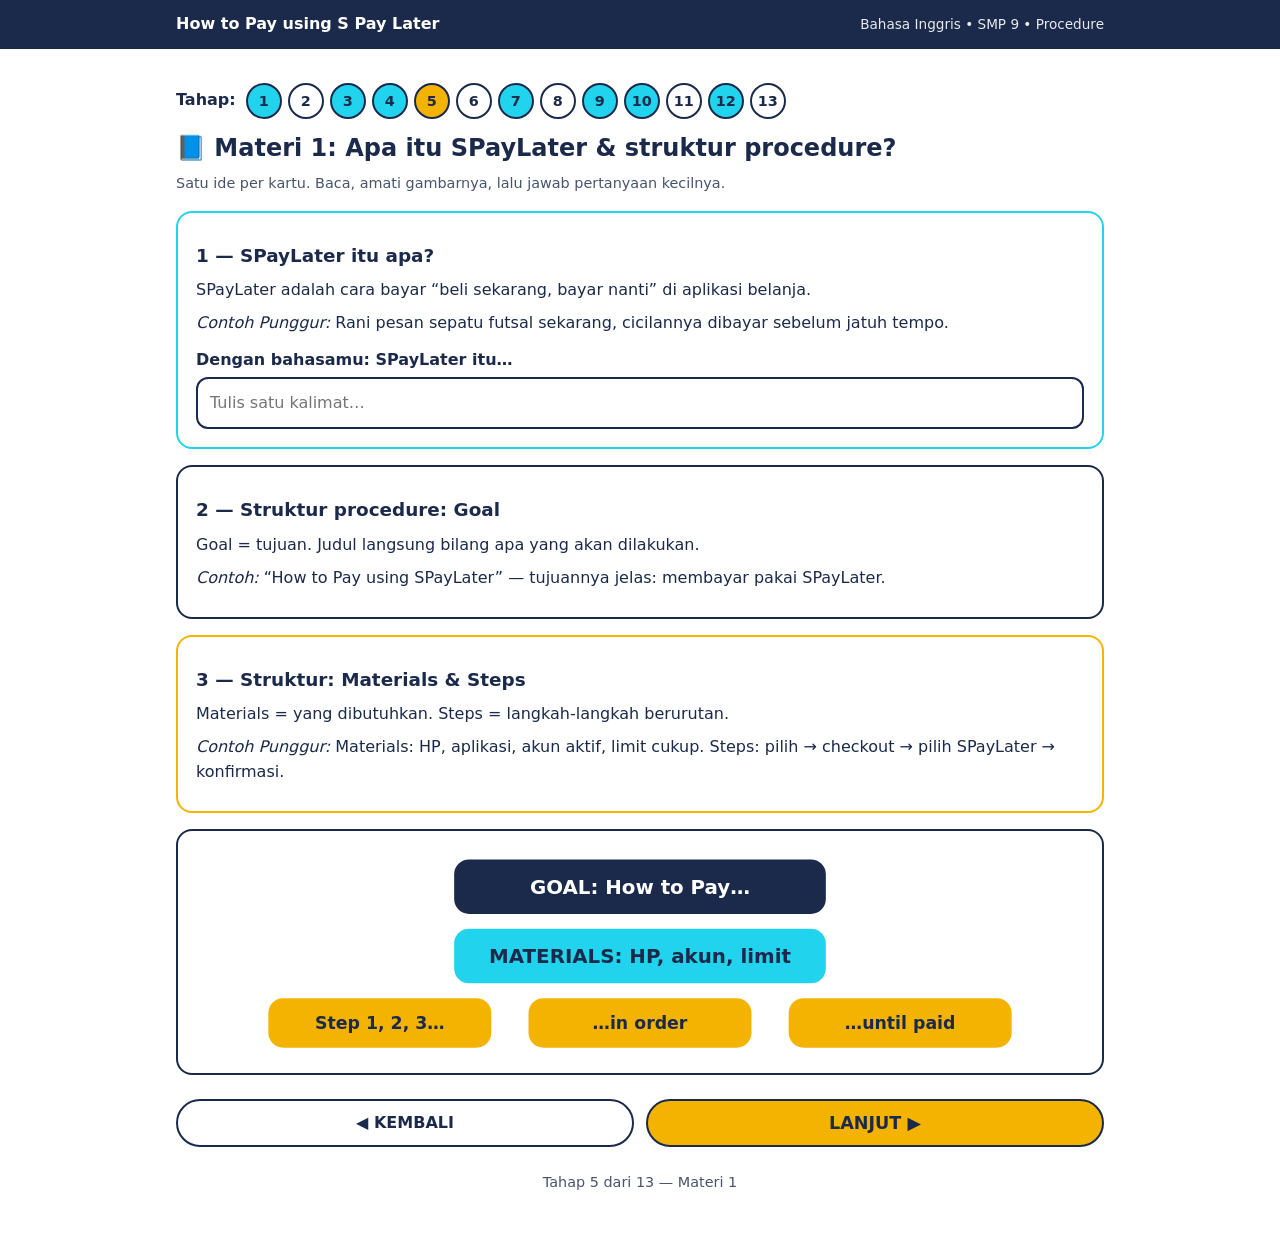
<file: spaylater/materi-1.html>
<!DOCTYPE html>
<html lang="id">
<head>
<meta charset="utf-8">
<meta name="viewport" content="width=device-width, initial-scale=1">
<title>Materi 1 — How to Pay using S Pay Later</title>
<link rel="stylesheet" href="assets/style.css">
</head>
<body data-stage="5">
<header class="topbar"><div class="wrap"><strong>How to Pay using S Pay Later</strong><span>Bahasa Inggris • SMP 9 • Procedure</span></div></header>
<main class="wrap">
<nav class="dots" aria-label="Peta progres"><span>Tahap:</span><a data-stage="1" href="index.html">1</a><a data-stage="2" href="tujuan.html">2</a><a data-stage="3" href="apersepsi.html">3</a><a data-stage="4" href="asesmen-awal.html">4</a><a data-stage="5" href="materi-1.html">5</a><a data-stage="6" href="materi-2.html">6</a><a data-stage="7" href="arena.html">7</a><a data-stage="8" href="tantangan.html">8</a><a data-stage="9" href="lkpd.html">9</a><a data-stage="10" href="kuis.html">10</a><a data-stage="11" href="refleksi.html">11</a><a data-stage="12" href="asesmen-akhir.html">12</a><a data-stage="13" href="penutup.html">13</a></nav>
<h2>📘 Materi 1: Apa itu SPayLater &amp; struktur procedure?</h2>
<p class="small muted">Satu ide per kartu. Baca, amati gambarnya, lalu jawab pertanyaan kecilnya.</p>
<div class="card cyan">
<h3>1 — SPayLater itu apa?</h3>
<p>SPayLater adalah cara bayar “beli sekarang, bayar nanti” di aplikasi belanja.</p>
<p><em>Contoh Punggur:</em> Rani pesan sepatu futsal sekarang, cicilannya dibayar sebelum jatuh tempo.</p>
<label for="m1a">Dengan bahasamu: SPayLater itu…</label>
<input id="m1a" type="text" data-save="materi1a" placeholder="Tulis satu kalimat…">
</div>
<div class="card">
<h3>2 — Struktur procedure: Goal</h3>
<p>Goal = tujuan. Judul langsung bilang apa yang akan dilakukan.</p>
<p><em>Contoh:</em> “How to Pay using SPayLater” — tujuannya jelas: membayar pakai SPayLater.</p>
</div>
<div class="card yellow">
<h3>3 — Struktur: Materials &amp; Steps</h3>
<p>Materials = yang dibutuhkan. Steps = langkah-langkah berurutan.</p>
<p><em>Contoh Punggur:</em> Materials: HP, aplikasi, akun aktif, limit cukup. Steps: pilih → checkout → pilih SPayLater → konfirmasi.</p>
</div>
<div class="visual" role="img" aria-label="Diagram struktur procedure: Goal di atas, Materials di tengah, Steps berurutan di bawah">
<svg viewBox="0 0 720 170" xmlns="http://www.w3.org/2000/svg"><rect x="210" y="10" width="300" height="44" rx="12" fill="#1b2a4a"/><text x="360" y="38" fill="#fff" text-anchor="middle" font-size="16" font-weight="700">GOAL: How to Pay…</text><rect x="210" y="66" width="300" height="44" rx="12" fill="#22d3ee"/><text x="360" y="94" fill="#1b2a4a" text-anchor="middle" font-size="16" font-weight="700">MATERIALS: HP, akun, limit</text><rect x="60" y="122" width="180" height="40" rx="12" fill="#f5b301"/><text x="150" y="147" fill="#1b2a4a" text-anchor="middle" font-size="14" font-weight="700">Step 1, 2, 3…</text><rect x="270" y="122" width="180" height="40" rx="12" fill="#f5b301"/><text x="360" y="147" fill="#1b2a4a" text-anchor="middle" font-size="14" font-weight="700">…in order</text><rect x="480" y="122" width="180" height="40" rx="12" fill="#f5b301"/><text x="570" y="147" fill="#1b2a4a" text-anchor="middle" font-size="14" font-weight="700">…until paid</text></svg>
</div>
<nav class="pager"><a class="btn" data-nav-prev href="asesmen-awal.html">◀ KEMBALI</a><a class="btn btn-primary" data-nav-next href="materi-2.html">LANJUT ▶</a></nav>
<p class="small muted center">Tahap 5 dari 13 — Materi 1</p>
</main>
<script src="assets/app.js"></script>
</body>
</html>
</file>
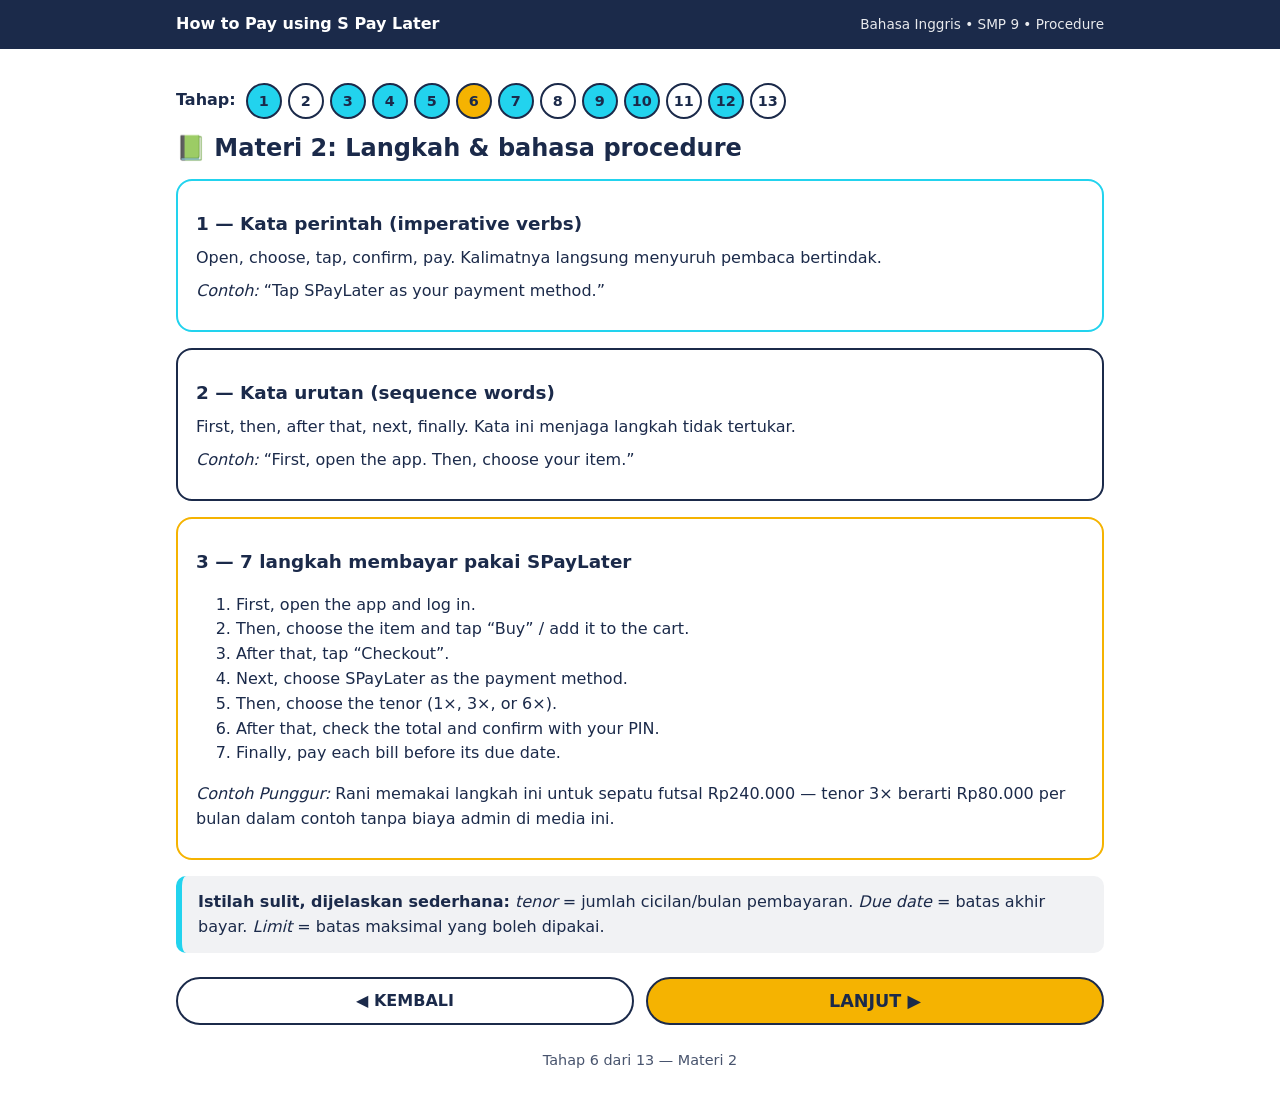
<file: spaylater/materi-2.html>
<!DOCTYPE html>
<html lang="id">
<head>
<meta charset="utf-8">
<meta name="viewport" content="width=device-width, initial-scale=1">
<title>Materi 2 — How to Pay using S Pay Later</title>
<link rel="stylesheet" href="assets/style.css">
</head>
<body data-stage="6">
<header class="topbar"><div class="wrap"><strong>How to Pay using S Pay Later</strong><span>Bahasa Inggris • SMP 9 • Procedure</span></div></header>
<main class="wrap">
<nav class="dots" aria-label="Peta progres"><span>Tahap:</span><a data-stage="1" href="index.html">1</a><a data-stage="2" href="tujuan.html">2</a><a data-stage="3" href="apersepsi.html">3</a><a data-stage="4" href="asesmen-awal.html">4</a><a data-stage="5" href="materi-1.html">5</a><a data-stage="6" href="materi-2.html">6</a><a data-stage="7" href="arena.html">7</a><a data-stage="8" href="tantangan.html">8</a><a data-stage="9" href="lkpd.html">9</a><a data-stage="10" href="kuis.html">10</a><a data-stage="11" href="refleksi.html">11</a><a data-stage="12" href="asesmen-akhir.html">12</a><a data-stage="13" href="penutup.html">13</a></nav>
<h2>📗 Materi 2: Langkah &amp; bahasa procedure</h2>
<div class="card cyan">
<h3>1 — Kata perintah (imperative verbs)</h3>
<p>Open, choose, tap, confirm, pay. Kalimatnya langsung menyuruh pembaca bertindak.</p>
<p><em>Contoh:</em> “Tap SPayLater as your payment method.”</p>
</div>
<div class="card">
<h3>2 — Kata urutan (sequence words)</h3>
<p>First, then, after that, next, finally. Kata ini menjaga langkah tidak tertukar.</p>
<p><em>Contoh:</em> “First, open the app. Then, choose your item.”</p>
</div>
<div class="card yellow">
<h3>3 — 7 langkah membayar pakai SPayLater</h3>
<ol>
<li>First, open the app and log in.</li>
<li>Then, choose the item and tap “Buy” / add it to the cart.</li>
<li>After that, tap “Checkout”.</li>
<li>Next, choose SPayLater as the payment method.</li>
<li>Then, choose the tenor (1×, 3×, or 6×).</li>
<li>After that, check the total and confirm with your PIN.</li>
<li>Finally, pay each bill before its due date.</li>
</ol>
<p><em>Contoh Punggur:</em> Rani memakai langkah ini untuk sepatu futsal Rp240.000 — tenor 3× berarti Rp80.000 per bulan dalam contoh tanpa biaya admin di media ini.</p>
</div>
<div class="callout"><strong>Istilah sulit, dijelaskan sederhana:</strong> <em>tenor</em> = jumlah cicilan/bulan pembayaran. <em>Due date</em> = batas akhir bayar. <em>Limit</em> = batas maksimal yang boleh dipakai.</div>
<nav class="pager"><a class="btn" data-nav-prev href="materi-1.html">◀ KEMBALI</a><a class="btn btn-primary" data-nav-next href="arena.html">LANJUT ▶</a></nav>
<p class="small muted center">Tahap 6 dari 13 — Materi 2</p>
</main>
<script src="assets/app.js"></script>
</body>
</html>
</file>
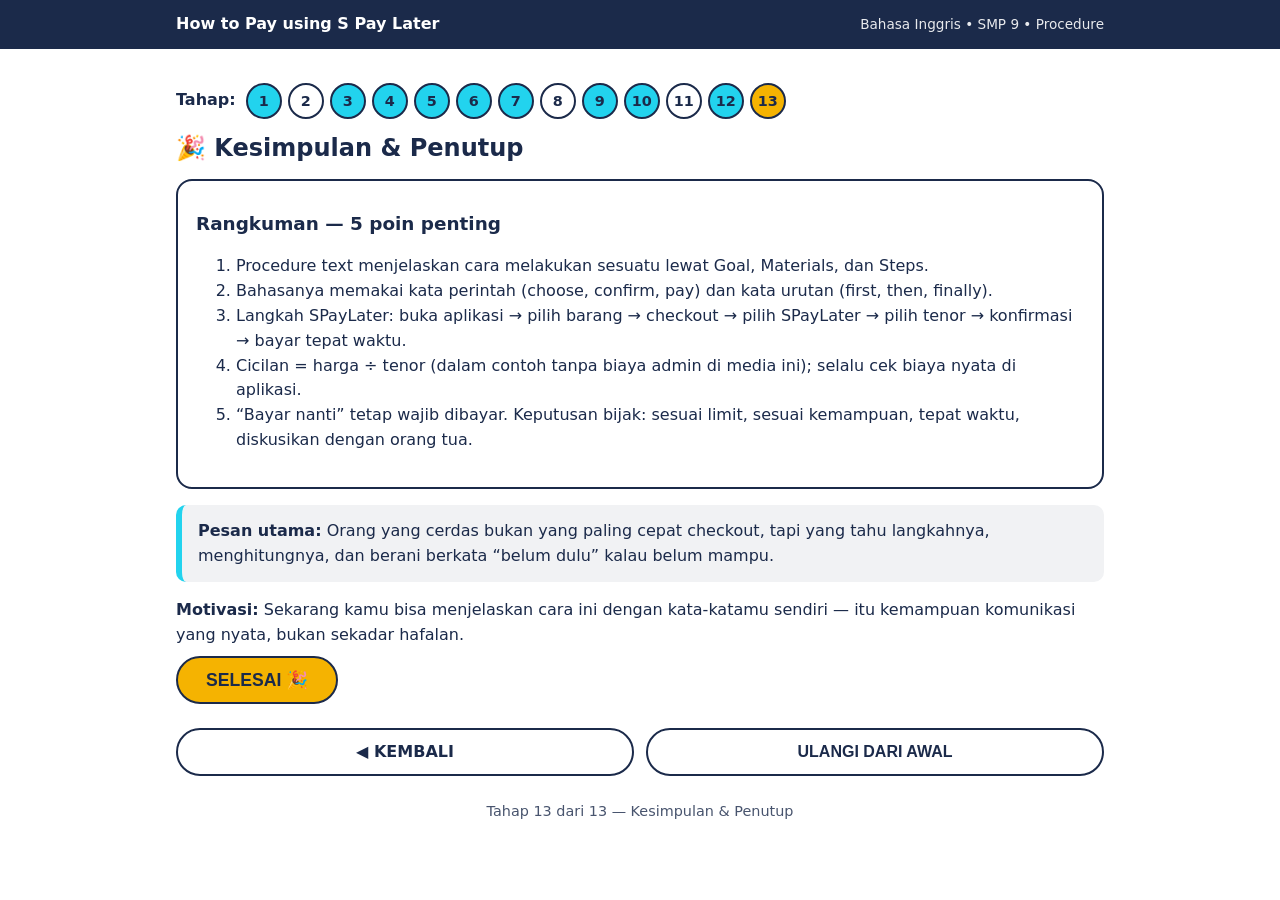
<file: spaylater/penutup.html>
<!DOCTYPE html>
<html lang="id">
<head>
<meta charset="utf-8">
<meta name="viewport" content="width=device-width, initial-scale=1">
<title>Kesimpulan &amp; Penutup — How to Pay using S Pay Later</title>
<link rel="stylesheet" href="assets/style.css">
</head>
<body data-stage="13">
<header class="topbar"><div class="wrap"><strong>How to Pay using S Pay Later</strong><span>Bahasa Inggris • SMP 9 • Procedure</span></div></header>
<main class="wrap">
<nav class="dots" aria-label="Peta progres"><span>Tahap:</span><a data-stage="1" href="index.html">1</a><a data-stage="2" href="tujuan.html">2</a><a data-stage="3" href="apersepsi.html">3</a><a data-stage="4" href="asesmen-awal.html">4</a><a data-stage="5" href="materi-1.html">5</a><a data-stage="6" href="materi-2.html">6</a><a data-stage="7" href="arena.html">7</a><a data-stage="8" href="tantangan.html">8</a><a data-stage="9" href="lkpd.html">9</a><a data-stage="10" href="kuis.html">10</a><a data-stage="11" href="refleksi.html">11</a><a data-stage="12" href="asesmen-akhir.html">12</a><a data-stage="13" href="penutup.html">13</a></nav>
<h2>🎉 Kesimpulan &amp; Penutup</h2>
<div class="card">
<h3>Rangkuman — 5 poin penting</h3>
<ol>
<li>Procedure text menjelaskan cara melakukan sesuatu lewat Goal, Materials, dan Steps.</li>
<li>Bahasanya memakai kata perintah (choose, confirm, pay) dan kata urutan (first, then, finally).</li>
<li>Langkah SPayLater: buka aplikasi → pilih barang → checkout → pilih SPayLater → pilih tenor → konfirmasi → bayar tepat waktu.</li>
<li>Cicilan = harga ÷ tenor (dalam contoh tanpa biaya admin di media ini); selalu cek biaya nyata di aplikasi.</li>
<li>“Bayar nanti” tetap wajib dibayar. Keputusan bijak: sesuai limit, sesuai kemampuan, tepat waktu, diskusikan dengan orang tua.</li>
</ol>
</div>
<div class="callout"><strong>Pesan utama:</strong> Orang yang cerdas bukan yang paling cepat checkout, tapi yang tahu langkahnya, menghitungnya, dan berani berkata “belum dulu” kalau belum mampu.</div>
<p><strong>Motivasi:</strong> Sekarang kamu bisa menjelaskan cara ini dengan kata-katamu sendiri — itu kemampuan komunikasi yang nyata, bukan sekadar hafalan.</p>
<button type="button" class="btn btn-primary" id="selesaiBtn">SELESAI 🎉</button>
<div id="perayaan" class="card" style="display:none">
<p class="celebrate">🎉 🏅 🎉</p>
<h3 class="center">Selamat, Penjelajah Procedure!</h3>
<p class="center">Kamu sudah menamatkan 13 tahap. Simpan LKPD dan refleksimu, lalu ceritakan ke temanmu dengan kata-katamu sendiri.</p>
</div>
<nav class="pager"><a class="btn" data-nav-prev href="asesmen-akhir.html">◀ KEMBALI</a><button type="button" class="btn" id="reset-progress">ULANGI DARI AWAL</button></nav>
<p class="small muted center">Tahap 13 dari 13 — Kesimpulan &amp; Penutup</p>
</main>
<script src="assets/app.js"></script>
<script>
(function () {
  document.getElementById("selesaiBtn").addEventListener("click", function () {
    document.getElementById("perayaan").style.display = "block";
    window.SPayLater.save("selesai", "ya");
  });
})();
</script>
</body>
</html>
</file>
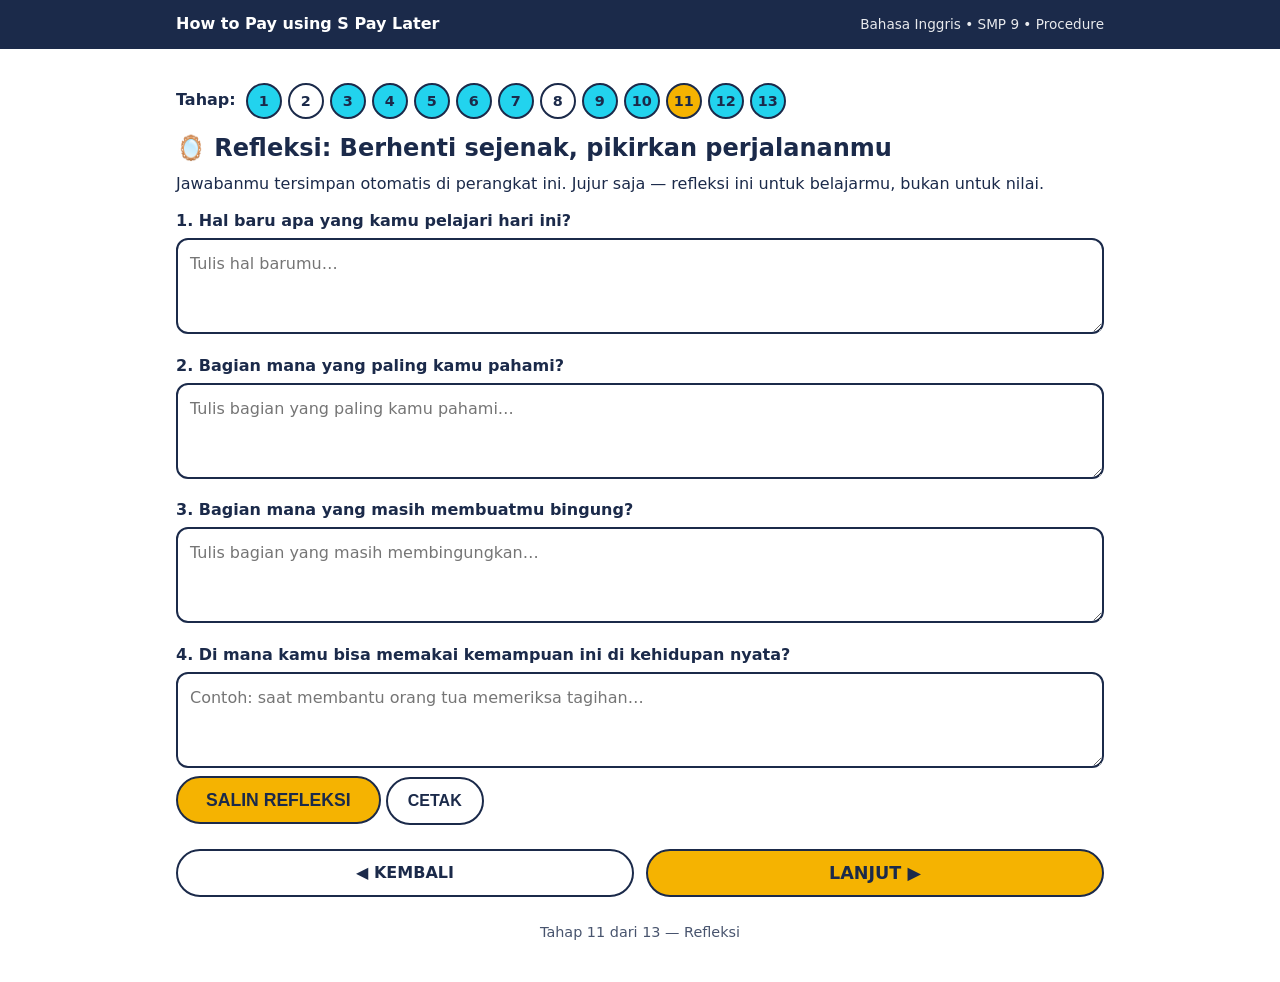
<file: spaylater/refleksi.html>
<!DOCTYPE html>
<html lang="id">
<head>
<meta charset="utf-8">
<meta name="viewport" content="width=device-width, initial-scale=1">
<title>Refleksi — How to Pay using S Pay Later</title>
<link rel="stylesheet" href="assets/style.css">
</head>
<body data-stage="11">
<header class="topbar"><div class="wrap"><strong>How to Pay using S Pay Later</strong><span>Bahasa Inggris • SMP 9 • Procedure</span></div></header>
<main class="wrap">
<nav class="dots" aria-label="Peta progres"><span>Tahap:</span><a data-stage="1" href="index.html">1</a><a data-stage="2" href="tujuan.html">2</a><a data-stage="3" href="apersepsi.html">3</a><a data-stage="4" href="asesmen-awal.html">4</a><a data-stage="5" href="materi-1.html">5</a><a data-stage="6" href="materi-2.html">6</a><a data-stage="7" href="arena.html">7</a><a data-stage="8" href="tantangan.html">8</a><a data-stage="9" href="lkpd.html">9</a><a data-stage="10" href="kuis.html">10</a><a data-stage="11" href="refleksi.html">11</a><a data-stage="12" href="asesmen-akhir.html">12</a><a data-stage="13" href="penutup.html">13</a></nav>
<h2>🪞 Refleksi: Berhenti sejenak, pikirkan perjalananmu</h2>
<p>Jawabanmu tersimpan otomatis di perangkat ini. Jujur saja — refleksi ini untuk belajarmu, bukan untuk nilai.</p>
<label for="r1">1. Hal baru apa yang kamu pelajari hari ini?</label>
<textarea id="r1" data-save="refleksi1" placeholder="Tulis hal barumu…"></textarea>
<label for="r2">2. Bagian mana yang paling kamu pahami?</label>
<textarea id="r2" data-save="refleksi2" placeholder="Tulis bagian yang paling kamu pahami…"></textarea>
<label for="r3">3. Bagian mana yang masih membuatmu bingung?</label>
<textarea id="r3" data-save="refleksi3" placeholder="Tulis bagian yang masih membingungkan…"></textarea>
<label for="r4">4. Di mana kamu bisa memakai kemampuan ini di kehidupan nyata?</label>
<textarea id="r4" data-save="refleksi4" placeholder="Contoh: saat membantu orang tua memeriksa tagihan…"></textarea>
<button type="button" class="btn btn-primary" id="salinRefleksi">SALIN REFLEKSI</button>
<button type="button" class="btn" onclick="window.print()">CETAK</button>
<div id="salinStatus" class="feedback" style="display:none" aria-live="polite"></div>
<nav class="pager"><a class="btn" data-nav-prev href="kuis.html">◀ KEMBALI</a><a class="btn btn-primary" data-nav-next href="asesmen-akhir.html">LANJUT ▶</a></nav>
<p class="small muted center">Tahap 11 dari 13 — Refleksi</p>
</main>
<script src="assets/app.js"></script>
<script>
(function () {
  document.getElementById("salinRefleksi").addEventListener("click", function () {
    function v(id) { return document.getElementById(id).value || "-"; }
    var text = "Refleksi — How to Pay using S Pay Later\n1. Hal baru: " + v("r1") + "\n2. Paling paham: " + v("r2") + "\n3. Masih bingung: " + v("r3") + "\n4. Dipakai di: " + v("r4");
    var st = document.getElementById("salinStatus");
    st.style.display = "block";
    if (navigator.clipboard && navigator.clipboard.writeText) {
      navigator.clipboard.writeText(text).then(function () { st.textContent = "Refleksi berhasil disalin."; }).catch(function () { st.textContent = "Gagal menyalin otomatis."; });
    } else { st.textContent = "Peramban ini tidak mendukung salin otomatis."; }
  });
})();
</script>
</body>
</html>
</file>
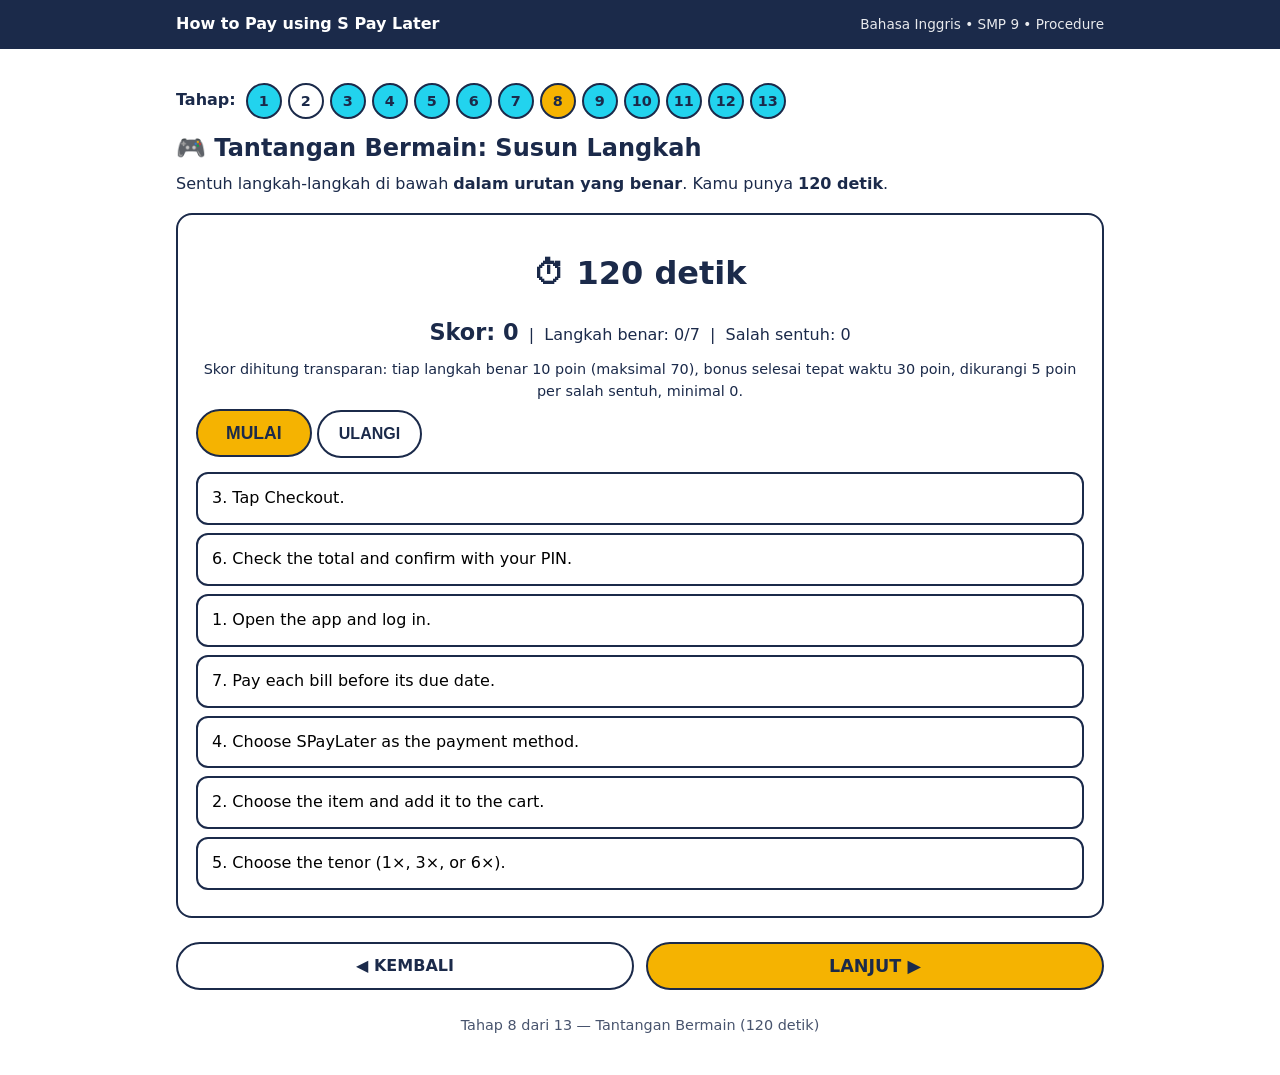
<file: spaylater/tantangan.html>
<!DOCTYPE html>
<html lang="id">
<head>
<meta charset="utf-8">
<meta name="viewport" content="width=device-width, initial-scale=1">
<title>Tantangan Bermain — How to Pay using S Pay Later</title>
<link rel="stylesheet" href="assets/style.css">
</head>
<body data-stage="8">
<header class="topbar"><div class="wrap"><strong>How to Pay using S Pay Later</strong><span>Bahasa Inggris • SMP 9 • Procedure</span></div></header>
<main class="wrap">
<nav class="dots" aria-label="Peta progres"><span>Tahap:</span><a data-stage="1" href="index.html">1</a><a data-stage="2" href="tujuan.html">2</a><a data-stage="3" href="apersepsi.html">3</a><a data-stage="4" href="asesmen-awal.html">4</a><a data-stage="5" href="materi-1.html">5</a><a data-stage="6" href="materi-2.html">6</a><a data-stage="7" href="arena.html">7</a><a data-stage="8" href="tantangan.html">8</a><a data-stage="9" href="lkpd.html">9</a><a data-stage="10" href="kuis.html">10</a><a data-stage="11" href="refleksi.html">11</a><a data-stage="12" href="asesmen-akhir.html">12</a><a data-stage="13" href="penutup.html">13</a></nav>
<h2>🎮 Tantangan Bermain: Susun Langkah</h2>
<p>Sentuh langkah-langkah di bawah <strong>dalam urutan yang benar</strong>. Kamu punya <strong>120 detik</strong>.</p>
<div class="card">
<p class="timer" id="timer">⏱ 120 detik</p>
<p class="center"><span class="score" id="skorGame">Skor: 0</span> &nbsp;|&nbsp; Langkah benar: <span id="benarGame">0/7</span> &nbsp;|&nbsp; Salah sentuh: <span id="salahGame">0</span></p>
<p class="small center">Skor dihitung transparan: tiap langkah benar 10 poin (maksimal 70), bonus selesai tepat waktu 30 poin, dikurangi 5 poin per salah sentuh, minimal 0.</p>
<button type="button" class="btn btn-primary" id="mulaiGame">MULAI</button>
<button type="button" class="btn" id="ulangiGame">ULANGI</button>
<div id="daftarLangkah" style="margin-top:14px"></div>
<div id="feedbackGame" class="feedback" style="display:none" aria-live="polite"></div>
</div>
<nav class="pager"><a class="btn" data-nav-prev href="arena.html">◀ KEMBALI</a><a class="btn btn-primary" data-nav-next href="lkpd.html">LANJUT ▶</a></nav>
<p class="small muted center">Tahap 8 dari 13 — Tantangan Bermain (120 detik)</p>
</main>
<script src="assets/app.js"></script>
<script>
(function () {
  var correct = [
    "1. Open the app and log in.",
    "2. Choose the item and add it to the cart.",
    "3. Tap Checkout.",
    "4. Choose SPayLater as the payment method.",
    "5. Choose the tenor (1×, 3×, or 6×).",
    "6. Check the total and confirm with your PIN.",
    "7. Pay each bill before its due date."
  ];
  // Fixed shuffled order (by correct index): 3, 6, 1, 7, 4, 2, 5
  var shuffled = [correct[2], correct[5], correct[0], correct[6], correct[3], correct[1], correct[4]];
  var list = document.getElementById("daftarLangkah");
  var timerEl = document.getElementById("timer");
  var skorEl = document.getElementById("skorGame");
  var benarEl = document.getElementById("benarGame");
  var salahEl = document.getElementById("salahGame");
  var fb = document.getElementById("feedbackGame");
  var nextIndex = 0, mistakes = 0, seconds = 120, interval = null, started = false, finished = false;
  function showFb(text, good) {
    fb.style.display = "block";
    fb.className = "feedback " + (good ? "good" : "bad");
    fb.textContent = text;
  }
  function updateScore() {
    var score = nextIndex * 10 - mistakes * 5;
    if (finished) { score += 30; }
    if (score < 0) { score = 0; }
    skorEl.textContent = "Skor: " + score;
    benarEl.textContent = nextIndex + "/7";
    salahEl.textContent = mistakes;
    return score;
  }
  function build() {
    list.innerHTML = "";
    shuffled.forEach(function (text) {
      var b = document.createElement("button");
      b.type = "button"; b.className = "choice"; b.textContent = text;
      b.addEventListener("click", function () {
        if (!started) { showFb("Tekan MULAI dulu untuk memulai timer 120 detik.", false); return; }
        if (finished) { return; }
        if (text === correct[nextIndex]) {
          b.classList.add("correct"); b.disabled = true; nextIndex++;
          showFb("Benar! Langkah berikutnya: " + (nextIndex < 7 ? correct[nextIndex] : "selesai."), true);
          if (nextIndex === 7) { finish(true); }
        } else {
          mistakes++;
          showFb("Belum tepat. Langkah itu bukan urutan berikutnya — pikirkan lagi: apa yang harus dilakukan sebelum itu?", false);
        }
        updateScore();
      });
      list.appendChild(b);
    });
  }
  function finish(onTime) {
    if (finished) { return; }
    finished = true;
    if (interval) { clearInterval(interval); }
    var score = updateScore();
    showFb(onTime ? "Selesai! Skor akhir: " + score + " dari 100. Kamu berhasil menyusun semua langkah sebelum waktu habis." : "Waktu habis! Skor akhir: " + score + " dari 100. Tekan ULANGI dan coba lagi.", onTime);
    list.querySelectorAll("button").forEach(function (b) { b.disabled = true; });
  }
  document.getElementById("mulaiGame").addEventListener("click", function () {
    if (started) { return; }
    started = true;
    timerEl.textContent = "⏱ 120 detik";
    interval = setInterval(function () {
      seconds--;
      timerEl.textContent = "⏱ " + seconds + " detik";
      if (seconds <= 0) { finish(false); }
    }, 1000);
    showFb("Timer berjalan! Sentuh langkah pertama yang benar.", true);
  });
  document.getElementById("ulangiGame").addEventListener("click", function () { window.location.reload(); });
  build(); updateScore();
})();
</script>
</body>
</html>
</file>
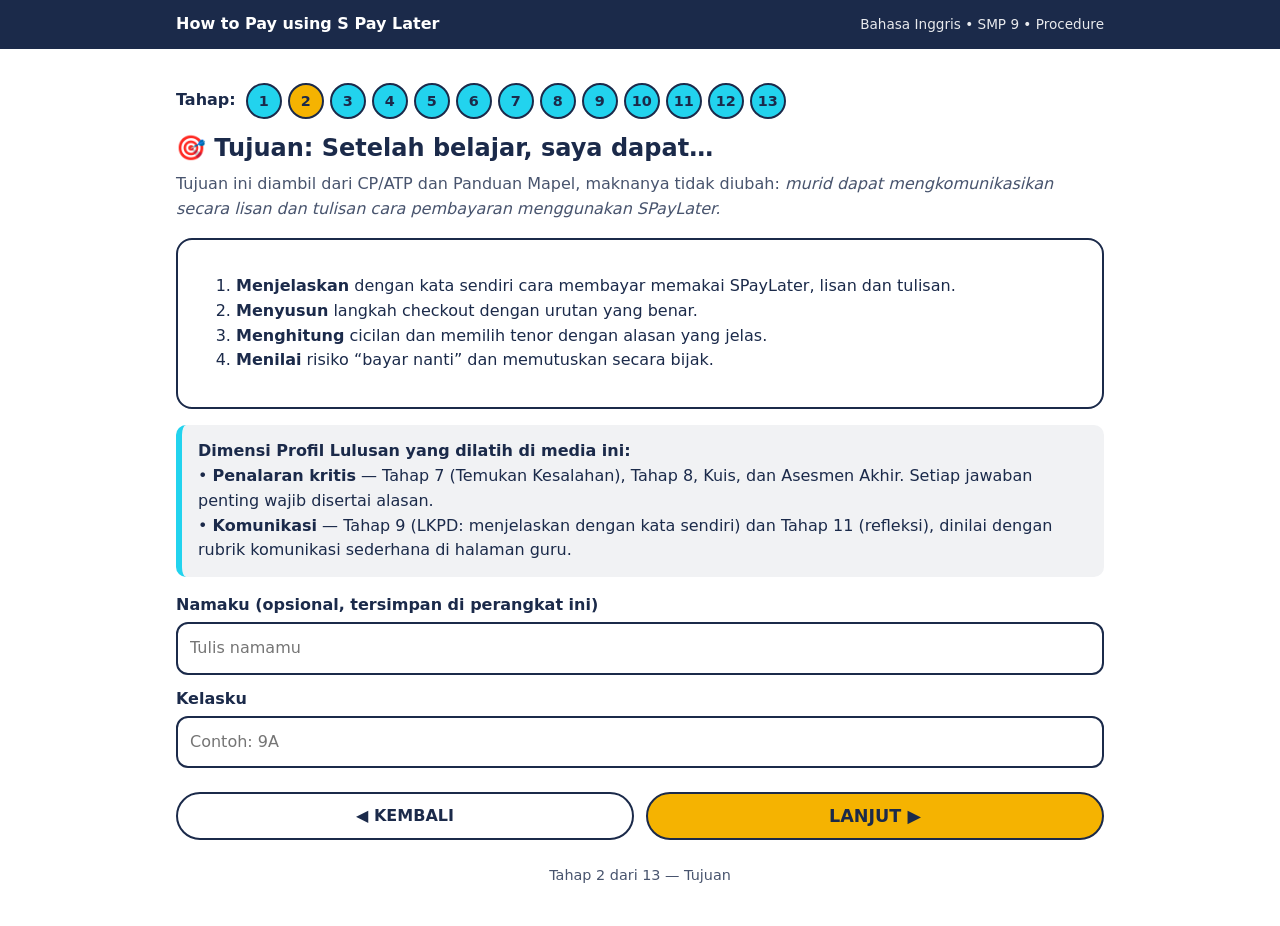
<file: spaylater/tujuan.html>
<!DOCTYPE html>
<html lang="id">
<head>
<meta charset="utf-8">
<meta name="viewport" content="width=device-width, initial-scale=1">
<title>Tujuan — How to Pay using S Pay Later</title>
<link rel="stylesheet" href="assets/style.css">
</head>
<body data-stage="2">
<header class="topbar"><div class="wrap"><strong>How to Pay using S Pay Later</strong><span>Bahasa Inggris • SMP 9 • Procedure</span></div></header>
<main class="wrap">
<nav class="dots" aria-label="Peta progres"><span>Tahap:</span><a data-stage="1" href="index.html">1</a><a data-stage="2" href="tujuan.html">2</a><a data-stage="3" href="apersepsi.html">3</a><a data-stage="4" href="asesmen-awal.html">4</a><a data-stage="5" href="materi-1.html">5</a><a data-stage="6" href="materi-2.html">6</a><a data-stage="7" href="arena.html">7</a><a data-stage="8" href="tantangan.html">8</a><a data-stage="9" href="lkpd.html">9</a><a data-stage="10" href="kuis.html">10</a><a data-stage="11" href="refleksi.html">11</a><a data-stage="12" href="asesmen-akhir.html">12</a><a data-stage="13" href="penutup.html">13</a></nav>
<h2>🎯 Tujuan: Setelah belajar, saya dapat…</h2>
<p class="muted">Tujuan ini diambil dari CP/ATP dan Panduan Mapel, maknanya tidak diubah: <em>murid dapat mengkomunikasikan secara lisan dan tulisan cara pembayaran menggunakan SPayLater.</em></p>
<div class="card"><ol>
<li><strong>Menjelaskan</strong> dengan kata sendiri cara membayar memakai SPayLater, lisan dan tulisan.</li>
<li><strong>Menyusun</strong> langkah checkout dengan urutan yang benar.</li>
<li><strong>Menghitung</strong> cicilan dan memilih tenor dengan alasan yang jelas.</li>
<li><strong>Menilai</strong> risiko “bayar nanti” dan memutuskan secara bijak.</li>
</ol></div>
<div class="callout"><strong>Dimensi Profil Lulusan yang dilatih di media ini:</strong><br>
• <strong>Penalaran kritis</strong> — Tahap 7 (Temukan Kesalahan), Tahap 8, Kuis, dan Asesmen Akhir. Setiap jawaban penting wajib disertai alasan.<br>
• <strong>Komunikasi</strong> — Tahap 9 (LKPD: menjelaskan dengan kata sendiri) dan Tahap 11 (refleksi), dinilai dengan rubrik komunikasi sederhana di halaman guru.</div>
<label for="nama">Namaku (opsional, tersimpan di perangkat ini)</label>
<input id="nama" type="text" data-save="nama" placeholder="Tulis namamu">
<label for="kelas">Kelasku</label>
<input id="kelas" type="text" data-save="kelas" placeholder="Contoh: 9A">
<nav class="pager"><a class="btn" data-nav-prev href="index.html">◀ KEMBALI</a><a class="btn btn-primary" data-nav-next href="apersepsi.html">LANJUT ▶</a></nav>
<p class="small muted center">Tahap 2 dari 13 — Tujuan</p>
</main>
<script src="assets/app.js"></script>
</body>
</html>
</file>
<file: spaylater/assets/style.css>
/* How to Pay using S Pay Later — SMP 9, Procedure. Offline, no CDN, no external fonts. */
/* Colours: navy #1b2a4a, cyan #22d3ee, yellow #f5b301, white. Tints use navy at low opacity. */
*{box-sizing:border-box}
:root{--navy:#1b2a4a;--cyan:#22d3ee;--yellow:#f5b301;--white:#fff;--ink:#1b2a4a}
html{font-size:16px}
body{margin:0;font-family:system-ui,-apple-system,"Segoe UI",Roboto,Arial,sans-serif;color:var(--navy);background:var(--white);line-height:1.55}
a{color:var(--navy)}
.topbar{background:var(--navy);color:#fff;padding:12px 16px}
.topbar .wrap{display:flex;justify-content:space-between;gap:12px;align-items:center}
.topbar strong{font-size:1rem}
.topbar span{font-size:.85rem;opacity:.9}
.wrap{max-width:960px;margin:0 auto;padding:0 16px}
main.wrap{padding-top:20px;padding-bottom:32px}
h1{font-size:2rem;line-height:1.15;margin:.3em 0}
h2{font-size:1.5rem;line-height:1.25;margin:.4em 0}
h3{font-size:1.15rem;margin:.6em 0 .3em}
p{margin:.5em 0}
.badge{display:inline-block;background:var(--cyan);color:var(--navy);font-weight:700;padding:4px 10px;border-radius:999px;font-size:.85rem}
.tag{display:inline-block;font-weight:700;padding:2px 9px;border-radius:999px;font-size:.8rem;border:2px solid var(--navy)}
.tag.green{background:#e6f7e6}.tag.yellow{background:#fff3c4}.tag.red{background:#ffe3e3}
.card{border:2px solid var(--navy);border-radius:16px;padding:18px;margin:16px 0;background:#fff}
.card.cyan{border-color:var(--cyan)}.card.yellow{border-color:var(--yellow)}
.callout{background:rgba(27,42,74,.06);border-left:6px solid var(--cyan);border-radius:10px;padding:14px 16px;margin:16px 0}
.warning{background:rgba(245,179,1,.18);border-left:6px solid var(--yellow);border-radius:10px;padding:14px 16px;margin:16px 0}
.hero{background:var(--navy);color:#fff;border-radius:20px;padding:28px 22px;margin:16px 0}
.hero h1{color:#fff}.hero p{color:#eef6ff}
.btn{display:inline-block;min-height:44px;line-height:44px;padding:0 20px;border-radius:999px;border:2px solid var(--navy);background:#fff;color:var(--navy);font-weight:800;text-decoration:none;text-align:center;cursor:pointer;font-size:1rem}
.btn:hover{filter:brightness(1.05)}
.btn-primary{background:var(--yellow);border-color:var(--navy);font-size:1.1rem;padding:0 28px}
.btn-cyan{background:var(--cyan)}
.pager{display:flex;justify-content:space-between;gap:12px;flex-wrap:wrap;margin:24px 0}
.pager .btn{flex:1 1 140px}
.dots{display:flex;flex-wrap:wrap;gap:6px;margin:14px 0;align-items:center}
.dots a{width:36px;height:36px;display:inline-flex;align-items:center;justify-content:center;border:2px solid var(--navy);border-radius:50%;text-decoration:none;font-weight:800;font-size:.9rem;background:#fff}
.dots a.done{background:var(--cyan)}.dots a.current{background:var(--yellow)}
.dots span{font-weight:700;margin-right:4px}
label{font-weight:700;display:block;margin:12px 0 4px}
input[type="text"],input[type="number"],textarea,select{width:100%;padding:12px;border:2px solid var(--navy);border-radius:12px;font:inherit;min-height:44px;background:#fff;color:var(--navy)}
textarea{min-height:96px;resize:vertical}
.choice{display:block;width:100%;text-align:left;margin:8px 0;padding:12px 14px;border:2px solid var(--navy);border-radius:12px;background:#fff;cursor:pointer;font:inherit;min-height:44px}
.choice:hover{background:rgba(34,211,238,.15)}
.choice.selected{border-color:var(--cyan);background:rgba(34,211,238,.22);outline:3px solid var(--cyan)}
.choice.correct{border-color:#1a7a1a;background:#e6f7e6}
.choice.wrong{border-color:#b00020;background:#ffe3e3}
.feedback{border-radius:12px;padding:12px 14px;margin:12px 0;font-weight:600;background:rgba(34,211,238,.18);border:2px solid var(--cyan)}
.feedback.good{background:#e6f7e6;border-color:#1a7a1a}
.feedback.bad{background:#ffe3e3;border-color:#b00020}
.visual{border:2px solid var(--navy);border-radius:16px;padding:16px;margin:14px 0;background:#fff}
.visual svg{width:100%;height:auto;display:block}
.grid{display:grid;grid-template-columns:1fr 1fr;gap:14px}
.step{border:2px solid var(--navy);border-radius:14px;padding:14px;background:#fff}
.step b{display:block;font-size:1.05rem}
table{width:100%;border-collapse:collapse;margin:12px 0}
th,td{border:1px solid var(--navy);padding:8px;text-align:left;vertical-align:top}
th{background:var(--navy);color:#fff}
.timer{font-size:2rem;font-weight:900;text-align:center}
.score{font-size:1.4rem;font-weight:900}
.small{font-size:.9rem}.muted{opacity:.8}
.center{text-align:center}
.celebrate{font-size:3rem;text-align:center}
input[type="range"]{width:100%;min-height:44px;accent-color:var(--navy)}
:focus-visible{outline:4px solid var(--yellow);outline-offset:2px}
@media(max-width:600px){
  .grid{grid-template-columns:1fr}
  h1{font-size:1.6rem}h2{font-size:1.3rem}
  .topbar .wrap{flex-direction:column;align-items:flex-start}
  .dots a{width:32px;height:32px}
}
/* Big screen / TV 52 inch: width >= 1400px */
@media(min-width:1400px){
  html{font-size:24px}
  .wrap{max-width:1240px}
  .btn{min-height:72px;line-height:72px;padding:0 28px;font-size:1.1rem}
  .dots a{width:56px;height:56px;font-size:1rem}
  input[type="text"],input[type="number"],textarea,select,.choice{min-height:72px}
  .hero{padding:40px}
}
@media print{
  .topbar,.dots,.pager,.no-print{display:none !important}
  body{font-size:13px}.card{break-inside:avoid}
}
</file>
